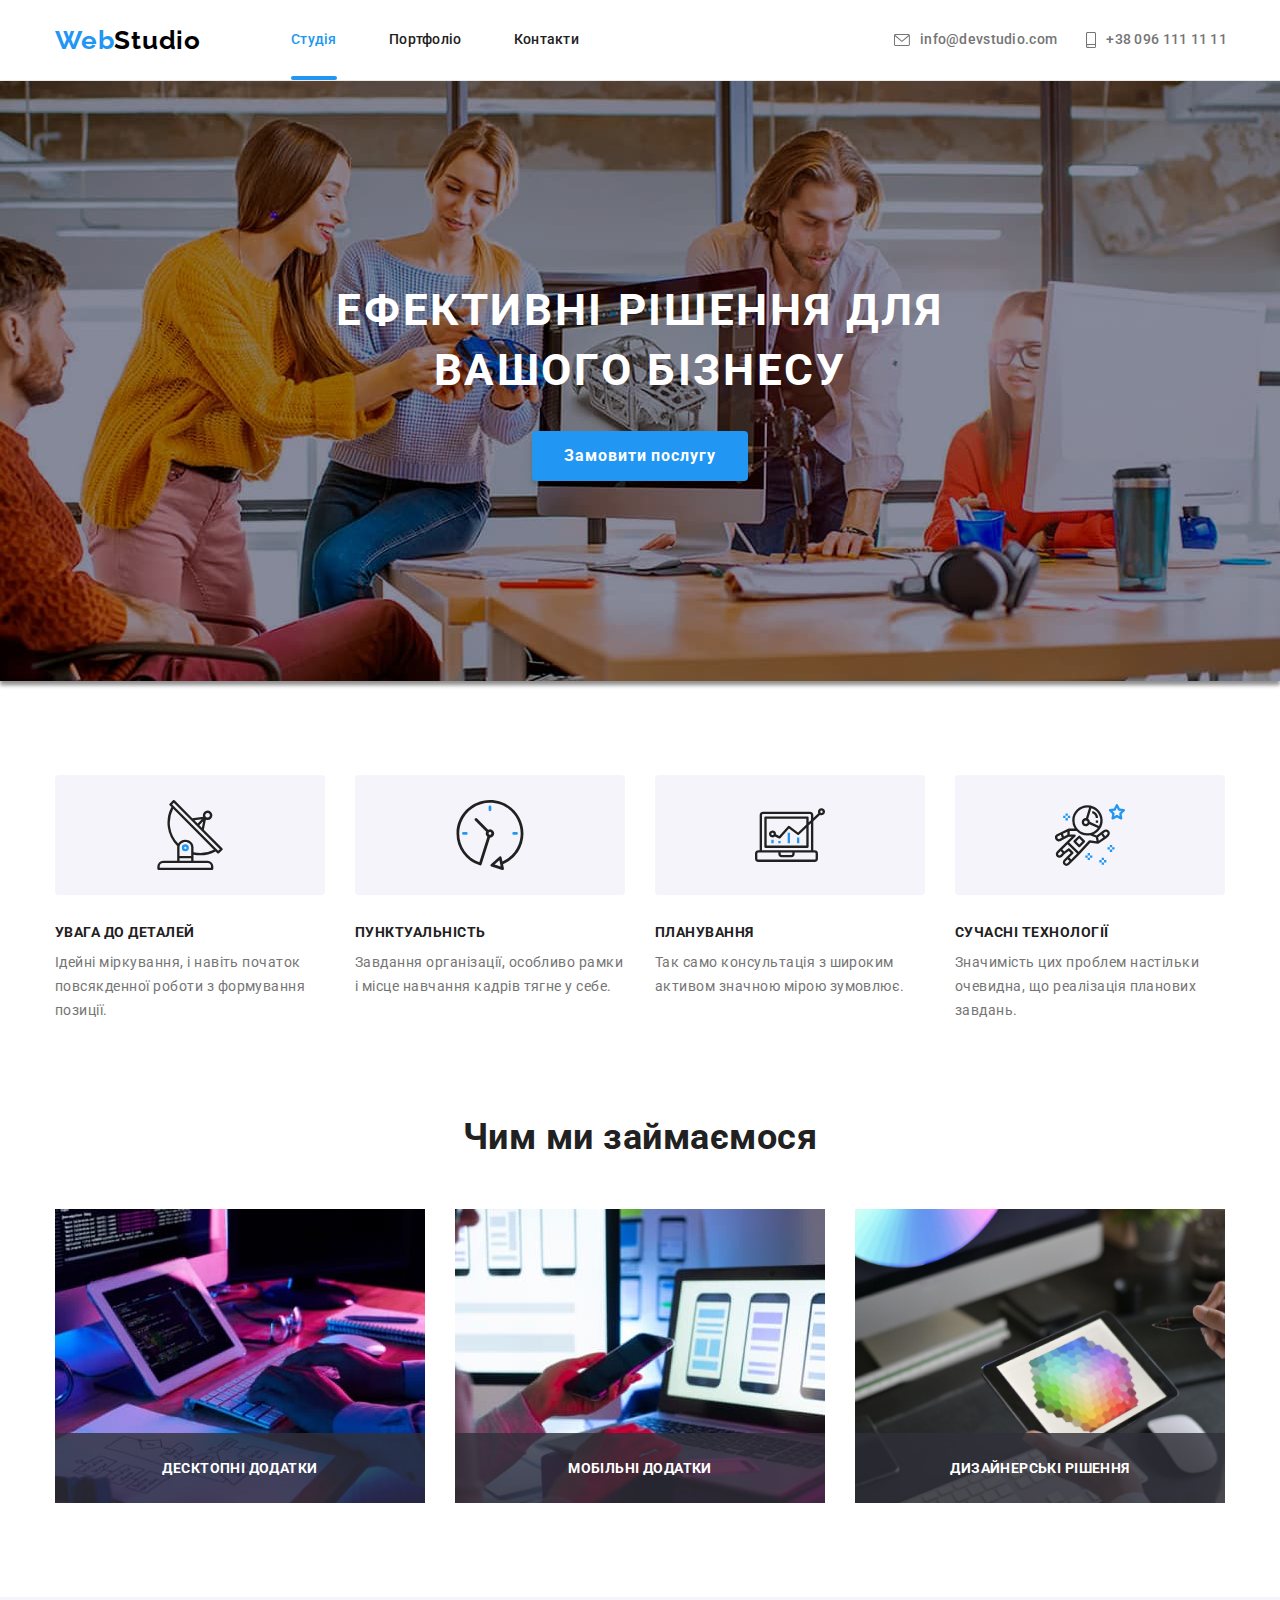
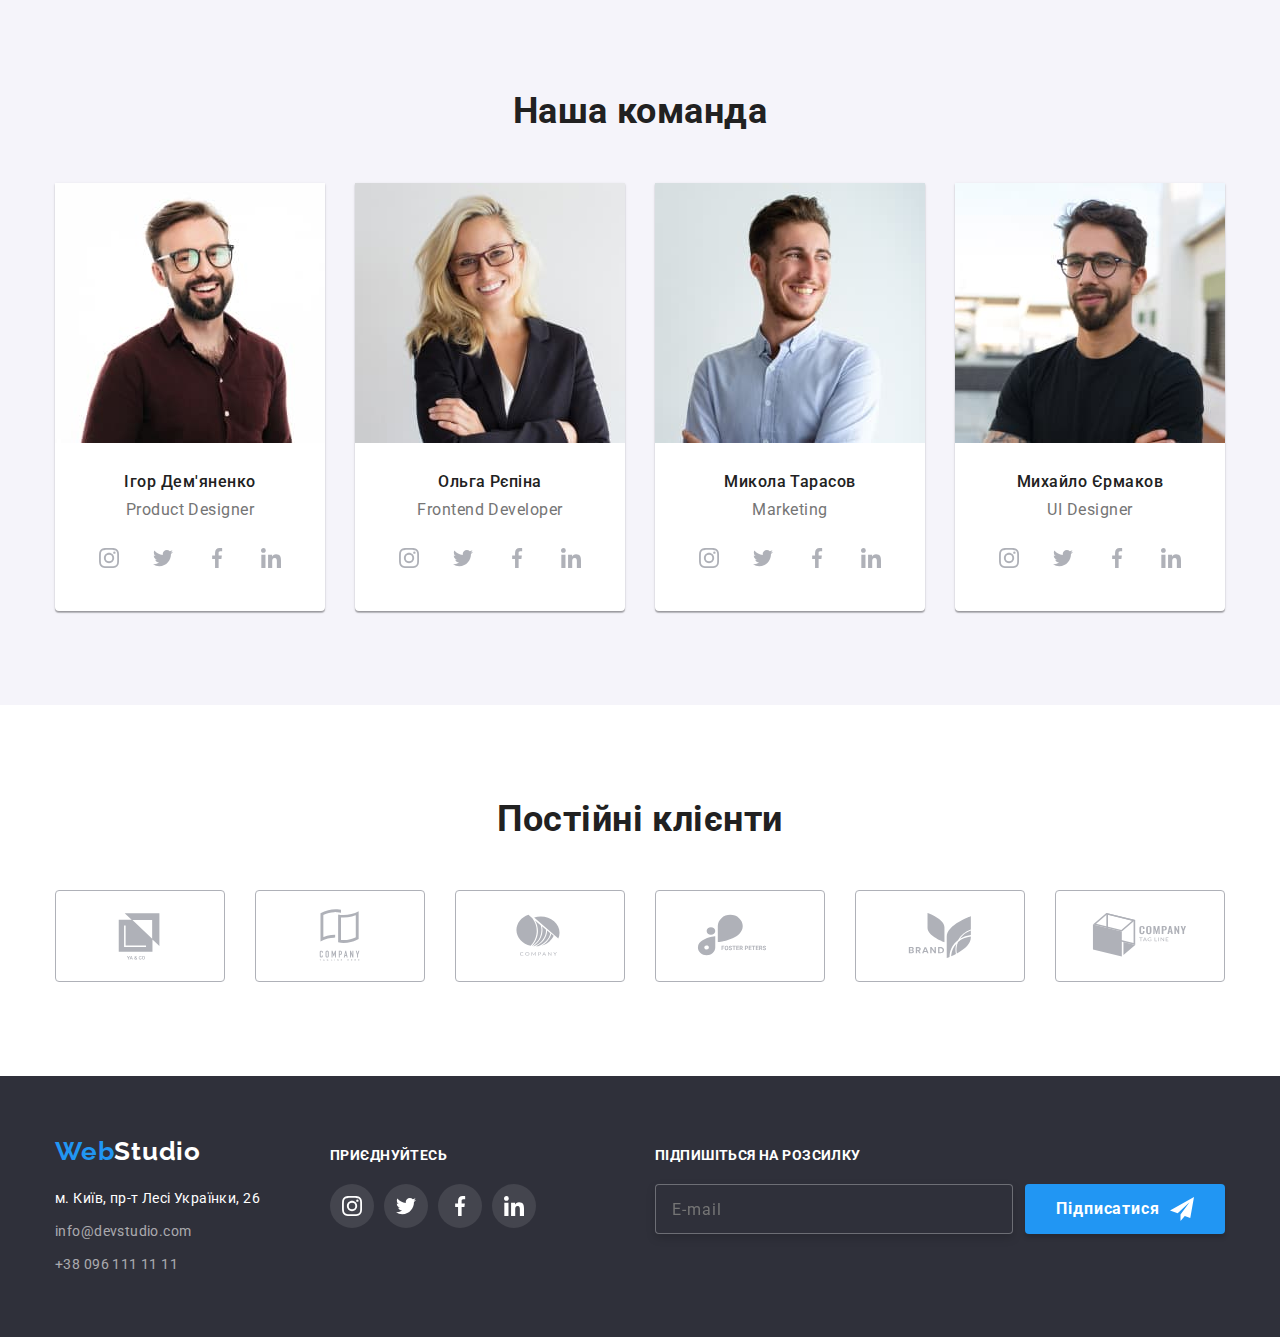
<file: index.html>
<!DOCTYPE html>
<html lang="uk">
  <head>
    <meta charset="UTF-8" />
    <meta http-equiv="X-UA-Compatible" content="IE=edge" />
    <meta name="viewport" content="width=device-width, initial-scale=1.0" />
    <title>WebStudio</title>
    <link
      href="https://fonts.googleapis.com/css2?family=Raleway:wght@700&family=Roboto:wght@400;500;700;900&display=swap"
      rel="stylesheet"
    />
    <link
      rel="stylesheet"
      href="https://cdnjs.cloudflare.com/ajax/libs/modern-normalize/1.1.0/modern-normalize.min.css"
    />
    <link rel="stylesheet" href="./css/main.min.css" />
  </head>
  <body>
    <header class="header">
      <div class="container container-header">
        <a href="./index.html" class="logo"><span class="logo--color">Web</span>Studio</a>
        <button
          type="button"
          class="button-menu"
          aria-expanded="false"
          aria-controls="menu-container"
          data-menu-button
        >
          <svg
            width="40px"
            height="40px"
            aria-label="Перемикач мобільного меню"
            class="button-menu__icon"
          >
            <use href="./images/iconc.svg#icon-close-mob" class="icon-cross"></use>
            <use href="./images/iconc.svg#icon-menu-mob" class="icon-menu"></use>
          </svg>
        </button>
        <div class="menu-container" id="menu-container" data-menu>
          <nav class="navigation">
            <ul class="navigation__list list--style">
              <li>
                <a href="./index.html" class="navigation__link navigation__link--current">Студія</a>
              </li>
              <li><a href="./portfolio.html" class="navigation__link">Портфоліо</a></li>
              <li><a href="./contacts.html" class="navigation__link">Контакти</a></li>
            </ul>
          </nav>
          <ul class="contacts-list list--style">
            <li class="contacts-list__item">
              <a href="tel:+380961111111" class="contacts-list__link contacts-list__link--tel">
                <svg
                  class="contacts-list__icon contacts-list__icon--tel"
                  width="10px"
                  height="16px"
                >
                  <use href="./images/iconc.svg#icon-smartphone"></use>
                </svg>
                +38 096 111 11 11</a
              >
            </li>
            <li class="contacts-list__item">
              <a
                href="mailto:info@devstudio.com"
                class="contacts-list__link contacts-list__link--mail"
                ><svg
                  class="contacts-list__icon contacts-list__icon--mail"
                  width="16px"
                  height="12px"
                >
                  <use href="./images/iconc.svg#icon-envelope"></use>
                </svg>
                info@devstudio.com
              </a>
            </li>
          </ul>
          <ul class="mobile-socialmedia list--style">
            <li class="mobile-socialmedia__item">
              <a
                href="https://www.instagram.com/"
                class="mobile-socialmedia__link"
                target="_blank"
                rel="noopener noreferrer"
                >Instagram
              </a>
            </li>
            <li class="mobile-socialmedia__item mobile-socialmedia__item--line">
              <a
                href="https://twitter.com/"
                class="mobile-socialmedia__link"
                target="_blank"
                rel="noopener noreferrer"
                >Twitter
              </a>
            </li>
            <li class="mobile-socialmedia__item mobile-socialmedia__item--line">
              <a
                href="https://www.facebook.com/"
                class="mobile-socialmedia__link"
                target="_blank"
                rel="noopener noreferrer"
                >Facebook
              </a>
            </li>
            <li class="mobile-socialmedia__item mobile-socialmedia__item--line">
              <a
                href="https://www.linkedin.com/"
                class="mobile-socialmedia__link"
                target="_blank"
                rel="noopener noreferrer"
                >LinkedIn
              </a>
            </li>
          </ul>
        </div>
      </div>
    </header>
    <main>
      <section class="section-one section">
        <h1 class="section-one__title">Ефективні рішення для вашого бізнесу</h1>
        <button type="button" class="button-main" data-modal-open>Замовити послугу</button>
        <div class="backdrop is-hidden" data-modal>
          <div class="modal">
            <button type="button" class="button-close" data-modal-close>
              <svg class="button-close__icon" width="11px" height="11px">
                <use href="./images/iconc.svg#icon-close"></use>
              </svg>
            </button>
            <p class="modal__text">Залиште свої дані, ми вам передзвонимо</p>
            <form class="form">
              <label class="form__field">
                <span class="form__label">Ім'я</span>
                <input type="text" name="name" class="form__input" />
                <svg class="form__icon" width="18px" height="18px">
                  <use href="./images/iconc.svg#icon-person-black"></use>
                </svg>
              </label>
              <label class="form__field">
                <span class="form__label">Телефон</span>
                <input type="tel" name="phone" class="form__input" />
                <svg class="form__icon" width="18px" height="18px">
                  <use href="./images/iconc.svg#icon-phone-black"></use>
                </svg>
              </label>
              <label class="form__field">
                <span class="form__label">Пошта</span>
                <input type="email" name="mail" class="form__input" />
                <svg class="form__icon" width="18px" height="18px">
                  <use href="./images/iconc.svg#icon-email-black"></use>
                </svg>
              </label>
              <label class="form__field">
                <span class="form__label">Коментар</span>
                <textarea
                  name="comment"
                  placeholder="Введіть текст"
                  class="form__textarea"
                ></textarea>
              </label>
              <label class="form__checkbox checkbox">
                <input type="checkbox" name="accept" class="visually-hidden checkbox__input" />
                <svg class="checkbox__icon" width="16px" height="15px">
                  <use href="./images/iconc.svg#icon-icon-check"></use>
                </svg>
                <span class="checkbox__text"
                  >Погоджуюся з розсилкою та приймаю
                  <a href="" class="checkbox__link">Умови договору</a></span
                >
              </label>
              <button type="submit" class="button-send">Відправити</button>
            </form>
          </div>
        </div>
      </section>

      <section class="section-two section">
        <div class="container feature">
          <h2 class="visually-hidden">Особливості студії</h2>
          <ul class="feature__list list--style">
            <li class="feature__item item--style">
              <div class="feature__icon">
                <svg width="70px" height="70px">
                  <use href="./images/iconc.svg#icon-antenna"></use>
                </svg>
              </div>
              <h3 class="feature__subtitle">Увага до деталей</h3>
              <p class="feature__text text--style">
                Ідейні міркування, і навіть початок повсякденної роботи з формування позиції.
              </p>
            </li>
            <li class="feature__item item--style">
              <div class="feature__icon">
                <svg width="70px" height="70px">
                  <use href="./images/iconc.svg#icon-clock"></use>
                </svg>
              </div>
              <h3 class="feature__subtitle">Пунктуальність</h3>
              <p class="feature__text text--style">
                Завдання організації, особливо рамки і місце навчання кадрів тягне у себе.
              </p>
            </li>
            <li class="feature__item item--style">
              <div class="feature__icon">
                <svg width="70px" height="70px">
                  <use href="./images/iconc.svg#icon-diagram"></use>
                </svg>
              </div>
              <h3 class="feature__subtitle">Планування</h3>
              <p class="feature__text text--style">
                Так само консультація з широким активом значною мірою зумовлює.
              </p>
            </li>
            <li class="feature__item item--style">
              <div class="feature__icon">
                <svg width="70px" height="70px">
                  <use href="./images/iconc.svg#icon-astronaut"></use>
                </svg>
              </div>
              <h3 class="feature__subtitle">Сучасні технології</h3>
              <p class="feature__text text--style">
                Значимість цих проблем настільки очевидна, що реалізація планових завдань.
              </p>
            </li>
          </ul>
        </div>
      </section>

      <section class="section section-three">
        <div class="container work">
          <h2 class="work__title">Чим ми займаємося</h2>
          <ul class="work__list list--style">
            <li class="work__item item--style">
              <div class="work__card">
                <img
                  srcset="./images/work-one@1x.jpg 1x, ./images/work-one@2x.jpg 2x"
                  src="./images/work-one@1x.jpg"
                  alt="Програмування"
                  width="370"
                />
                <div class="work__description"><p class="work__name">Десктопні додатки</p></div>
              </div>
            </li>
            <li class="work__item item--style">
              <div class="work__card">
                <img
                  srcset="./images/work-two@1x.jpg 1x, ./images/work-two@2x.jpg 2x"
                  src="./images/work-two@1x.jpg"
                  alt="Вибір макета"
                  width="370"
                />
                <div class="work__description"><p class="work__name">Мобільні додатки</p></div>
              </div>
            </li>
            <li class="work__item item--style">
              <div class="work__card">
                <img
                  srcset="./images/work-three@1x.jpg 1x, ./images/work-three@2x.jpg 2x"
                  src="./images/work-three@1x.jpg 1x"
                  alt="Вибір кольору"
                  width="370"
                />
                <div class="work__description"><p class="work__name">Дизайнерські рішення</p></div>
              </div>
            </li>
          </ul>
        </div>
      </section>

      <section class="section-four section">
        <div class="container team">
          <h2 class="team__title">Наша команда</h2>
          <ul class="team__list list--style">
            <li class="team__item item--style">
              <img
                srcset="
                  ./images/des-team-one-270@1x.jpg 270w,
                  ./images/des-team-one-270@2x.jpg 540w,
                  ./images/tab-team-one-354@1x.jpg 354w,
                  ./images/tab-team-one-354@2x.jpg 708w,
                  ./images/mob-team-one-450@1x.jpg 450w,
                  ./images/mob-team-one-450@2x.jpg 900w
                "
                src="./images/des-team-one-270@1x.jpg"
                alt="Фото співробітника"
                sizes="(min-width: 1200px) 270px, (min-width: 768px) 354px, 450px"
              />
              <div class="team__photo">
                <h3 class="team__subtitle">Ігор Дем'яненко</h3>
                <p class="team__text text--style">Product Designer</p>
              </div>
              <ul class="socialmedia list--style">
                <li class="item--style">
                  <a
                    href="https://www.instagram.com/"
                    class="socialmedia__link"
                    target="_blank"
                    rel="noopener noreferrer"
                  >
                    <svg width="20px" height="20px">
                      <use href="./images/iconc.svg#icon-instagram"></use>
                    </svg>
                  </a>
                </li>
                <li class="item--style">
                  <a
                    href="https://twitter.com/"
                    class="socialmedia__link"
                    target="_blank"
                    rel="noopener noreferrer"
                  >
                    <svg width="20px" height="20px">
                      <use href="./images/iconc.svg#icon-twitter"></use>
                    </svg>
                  </a>
                </li>
                <li class="item--style">
                  <a
                    href="https://www.facebook.com/"
                    class="socialmedia__link"
                    target="_blank"
                    rel="noopener noreferrer"
                  >
                    <svg width="20px" height="20px">
                      <use href="./images/iconc.svg#icon-facebook"></use>
                    </svg>
                  </a>
                </li>
                <li class="item--style">
                  <a
                    href="https://www.linkedin.com/"
                    class="socialmedia__link"
                    target="_blank"
                    rel="noopener noreferrer"
                  >
                    <svg width="20px" height="20px">
                      <use href="./images/iconc.svg#icon-linkedin"></use>
                    </svg>
                  </a>
                </li>
              </ul>
            </li>
            <li class="team__item item--style">
              <img
                srcset="
                  ./images/des-team-two-270@1x.jpg 270w,
                  ./images/des-team-two-270@2x.jpg 540w,
                  ./images/tab-team-two-354@1x.jpg 354w,
                  ./images/tab-team-two-354@2x.jpg 708w,
                  ./images/mob-team-two-450@1x.jpg 450w,
                  ./images/mob-team-two-450@2x.jpg 900w
                "
                src="./images/des-team-two-270@1x.jpg"
                alt="Фото співробітника"
                sizes="(min-width: 1200px) 270px, (min-width: 768px) 354px, 450px"
              />
              <div class="team__photo">
                <h3 class="team__subtitle">Ольга Рєпіна</h3>
                <p class="team__text text--style">Frontend Developer</p>
              </div>
              <ul class="socialmedia list--style">
                <li class="item--style">
                  <a
                    href="https://www.instagram.com/"
                    class="socialmedia__link"
                    target="_blank"
                    rel="noopener noreferrer"
                  >
                    <svg width="20px" height="20px">
                      <use href="./images/iconc.svg#icon-instagram"></use>
                    </svg>
                  </a>
                </li>
                <li class="item--style">
                  <a
                    href="https://twitter.com/"
                    class="socialmedia__link"
                    target="_blank"
                    rel="noopener noreferrer"
                  >
                    <svg width="20px" height="20px">
                      <use href="./images/iconc.svg#icon-twitter"></use>
                    </svg>
                  </a>
                </li>
                <li class="item--style">
                  <a
                    href="https://www.facebook.com/"
                    class="socialmedia__link"
                    target="_blank"
                    rel="noopener noreferrer"
                  >
                    <svg width="20px" height="20px">
                      <use href="./images/iconc.svg#icon-facebook"></use>
                    </svg>
                  </a>
                </li>
                <li class="item--style">
                  <a
                    href="https://www.linkedin.com/"
                    class="socialmedia__link"
                    target="_blank"
                    rel="noopener noreferrer"
                  >
                    <svg width="20px" height="20px">
                      <use href="./images/iconc.svg#icon-linkedin"></use>
                    </svg>
                  </a>
                </li>
              </ul>
            </li>
            <li class="team__item item--style">
              <img
                srcset="
                  ./images/des-team-three-270@1x.jpg 270w,
                  ./images/des-team-three-270@2x.jpg 540w,
                  ./images/tab-team-three-354@1x.jpg 354w,
                  ./images/tab-team-three-354@2x.jpg 708w,
                  ./images/mob-team-three-450@1x.jpg 450w,
                  ./images/mob-team-three-450@2x.jpg 900w
                "
                src="./images/des-team-three-270@1x.jpg"
                alt="Фото співробітника"
                sizes="(min-width: 1200px) 270px, (min-width: 768px) 354px, 450px"
              />
              <div class="team__photo">
                <h3 class="team__subtitle">Микола Тарасов</h3>
                <p class="team__text text--style">Marketing</p>
              </div>
              <ul class="socialmedia list--style">
                <li class="item--style">
                  <a
                    href="https://www.instagram.com/"
                    class="socialmedia__link"
                    target="_blank"
                    rel="noopener noreferrer"
                  >
                    <svg width="20px" height="20px">
                      <use href="./images/iconc.svg#icon-instagram"></use>
                    </svg>
                  </a>
                </li>
                <li class="item--style">
                  <a
                    href="https://twitter.com/"
                    class="socialmedia__link"
                    target="_blank"
                    rel="noopener noreferrer"
                  >
                    <svg width="20px" height="20px">
                      <use href="./images/iconc.svg#icon-twitter"></use>
                    </svg>
                  </a>
                </li>
                <li class="item--style">
                  <a
                    href="https://www.facebook.com/"
                    class="socialmedia__link"
                    target="_blank"
                    rel="noopener noreferrer"
                  >
                    <svg width="20px" height="20px">
                      <use href="./images/iconc.svg#icon-facebook"></use>
                    </svg>
                  </a>
                </li>
                <li class="item--style">
                  <a
                    href="https://www.linkedin.com/"
                    class="socialmedia__link"
                    target="_blank"
                    rel="noopener noreferrer"
                  >
                    <svg width="20px" height="20px">
                      <use href="./images/iconc.svg#icon-linkedin"></use>
                    </svg>
                  </a>
                </li>
              </ul>
            </li>
            <li class="team__item item--style">
              <img
                srcset="
                  ./images/des-team-four-270@1x.jpg 270w,
                  ./images/des-team-four-270@2x.jpg 540w,
                  ./images/tab-team-four-354@1x.jpg 354w,
                  ./images/tab-team-four-354@2x.jpg 708w,
                  ./images/mob-team-four-450@1x.jpg 450w,
                  ./images/mob-team-four-450@2x.jpg 900w
                "
                src="./images/des-team-four-270@1x.jpg"
                alt="Фото співробітника"
                sizes="(min-width: 1200px) 270px, (min-width: 768px) 354px, 450px"
              />
              <div class="team__photo">
                <h3 class="team__subtitle">Михайло Єрмаков</h3>
                <p class="team__text text--style">UI Designer</p>
              </div>
              <ul class="socialmedia list--style">
                <li class="item--style">
                  <a
                    href="https://www.instagram.com/"
                    class="socialmedia__link"
                    target="_blank"
                    rel="noopener noreferrer"
                  >
                    <svg width="20px" height="20px">
                      <use href="./images/iconc.svg#icon-instagram"></use>
                    </svg>
                  </a>
                </li>
                <li class="item--style">
                  <a
                    href="https://twitter.com/"
                    class="socialmedia__link"
                    target="_blank"
                    rel="noopener noreferrer"
                  >
                    <svg width="20px" height="20px">
                      <use href="./images/iconc.svg#icon-twitter"></use>
                    </svg>
                  </a>
                </li>
                <li class="item--style">
                  <a
                    href="https://www.facebook.com/"
                    class="socialmedia__link"
                    target="_blank"
                    rel="noopener noreferrer"
                  >
                    <svg width="20px" height="20px">
                      <use href="./images/iconc.svg#icon-facebook"></use>
                    </svg>
                  </a>
                </li>
                <li class="item--style">
                  <a
                    href="https://www.linkedin.com/"
                    class="socialmedia__link"
                    target="_blank"
                    rel="noopener noreferrer"
                  >
                    <svg width="20px" height="20px">
                      <use href="./images/iconc.svg#icon-linkedin"></use>
                    </svg>
                  </a>
                </li>
              </ul>
            </li>
          </ul>
        </div>
      </section>

      <section class="section-five section">
        <div class="container clients">
          <h2 class="clients__title">Постійні клієнти</h2>
          <ul class="clients__list list--style">
            <li class="clients__item item--style">
              <a href="" class="clients__link" target="_blank" rel="noopener noreferrer">
                <svg width="106px" height="60px">
                  <use href="./images/iconc.svg#icon-client1"></use>
                </svg>
              </a>
            </li>
            <li class="clients__item item--style">
              <a href="" class="clients__link" target="_blank" rel="noopener noreferrer">
                <svg width="106px" height="60px">
                  <use href="./images/iconc.svg#icon-client2"></use>
                </svg>
              </a>
            </li>
            <li class="clients__item item--style">
              <a href="" class="clients__link" target="_blank" rel="noopener noreferrer">
                <svg width="106px" height="60px">
                  <use href="./images/iconc.svg#icon-client3"></use>
                </svg>
              </a>
            </li>
            <li class="clients__item item--style">
              <a href="" class="clients__link" target="_blank" rel="noopener noreferrer">
                <svg width="106px" height="60px">
                  <use href="./images/iconc.svg#icon-client4"></use>
                </svg>
              </a>
            </li>
            <li class="clients__item item--style">
              <a href="" class="clients__link" target="_blank" rel="noopener noreferrer">
                <svg width="106px" height="60px">
                  <use href="./images/iconc.svg#icon-client5"></use>
                </svg>
              </a>
            </li>
            <li class="clients__item item--style">
              <a href="" class="clients__link" target="_blank" rel="noopener noreferrer">
                <svg width="106px" height="60px">
                  <use href="./images/iconc.svg#icon-client6"></use>
                </svg>
              </a>
            </li>
          </ul>
        </div>
      </section>
    </main>

    <footer class="footer">
      <div class="container container-footer">
        <div class="logo-address">
          <a href="./index.html" class="logo-footer"><span class="logo--color">Web</span>Studio</a>
          <address class="address">
            <ul class="address__list list--style">
              <li class="address__item item--style">
                <a
                  href="https://goo.gl/maps/CPtrU1FHBa2aNyZL9"
                  target="_blank"
                  rel="noopener noreferrer"
                  class="address__geolocation"
                  >м. Київ, пр-т Лесі Українки, 26
                </a>
              </li>
              <li class="address__item address__item--position item--style">
                <a href="mailto:info@devstudio.com" class="address__mail">info@devstudio.com</a>
              </li>
              <li class="address__item item--style">
                <a href="tel:+380961111111" class="address__tel">+38 096 111 11 11</a>
              </li>
            </ul>
          </address>
        </div>
        <div class="join">
          <p class="join__text">приєднуйтесь</p>
          <ul class="join__socialmedia list--style">
            <li class="item--style">
              <a
                href="https://www.instagram.com/"
                class="join__link"
                target="_blank"
                rel="noopener noreferrer"
              >
                <svg width="20px" height="20px">
                  <use href="./images/iconc.svg#icon-instagram"></use>
                </svg>
              </a>
            </li>
            <li class="item--style">
              <a
                href="https://twitter.com/"
                class="join__link"
                target="_blank"
                rel="noopener noreferrer"
              >
                <svg width="20px" height="20px">
                  <use href="./images/iconc.svg#icon-twitter"></use>
                </svg>
              </a>
            </li>
            <li class="item--style">
              <a
                href="https://www.facebook.com/"
                class="join__link"
                target="_blank"
                rel="noopener noreferrer"
              >
                <svg width="20px" height="20px">
                  <use href="./images/iconc.svg#icon-facebook"></use>
                </svg>
              </a>
            </li>
            <li class="item--style">
              <a
                href="https://www.linkedin.com/"
                class="join__link"
                target="_blank"
                rel="noopener noreferrer"
              >
                <svg width="20px" height="20px">
                  <use href="./images/iconc.svg#icon-linkedin"></use>
                </svg>
              </a>
            </li>
          </ul>
        </div>
        <div class="subscribe">
          <p class="subscribe__text">Підпишіться на розсилку</p>
          <form class="form-footer">
            <label>
              <input
                type="text"
                name="mail-footer"
                placeholder="E-mail"
                class="form-footer__input"
              />
            </label>
            <button type="submit" class="button-footer">
              <span class="button-footer__text">Підписатися</span>
              <svg width="24px" height="24px">
                <use href="./images/iconc.svg#icon-icon-send"></use>
              </svg>
            </button>
          </form>
        </div>
      </div>
    </footer>
    <script defer src="js/mobile-menu.js"></script>
    <script src="./js/modal.js"></script>
  </body>
</html>
</file>
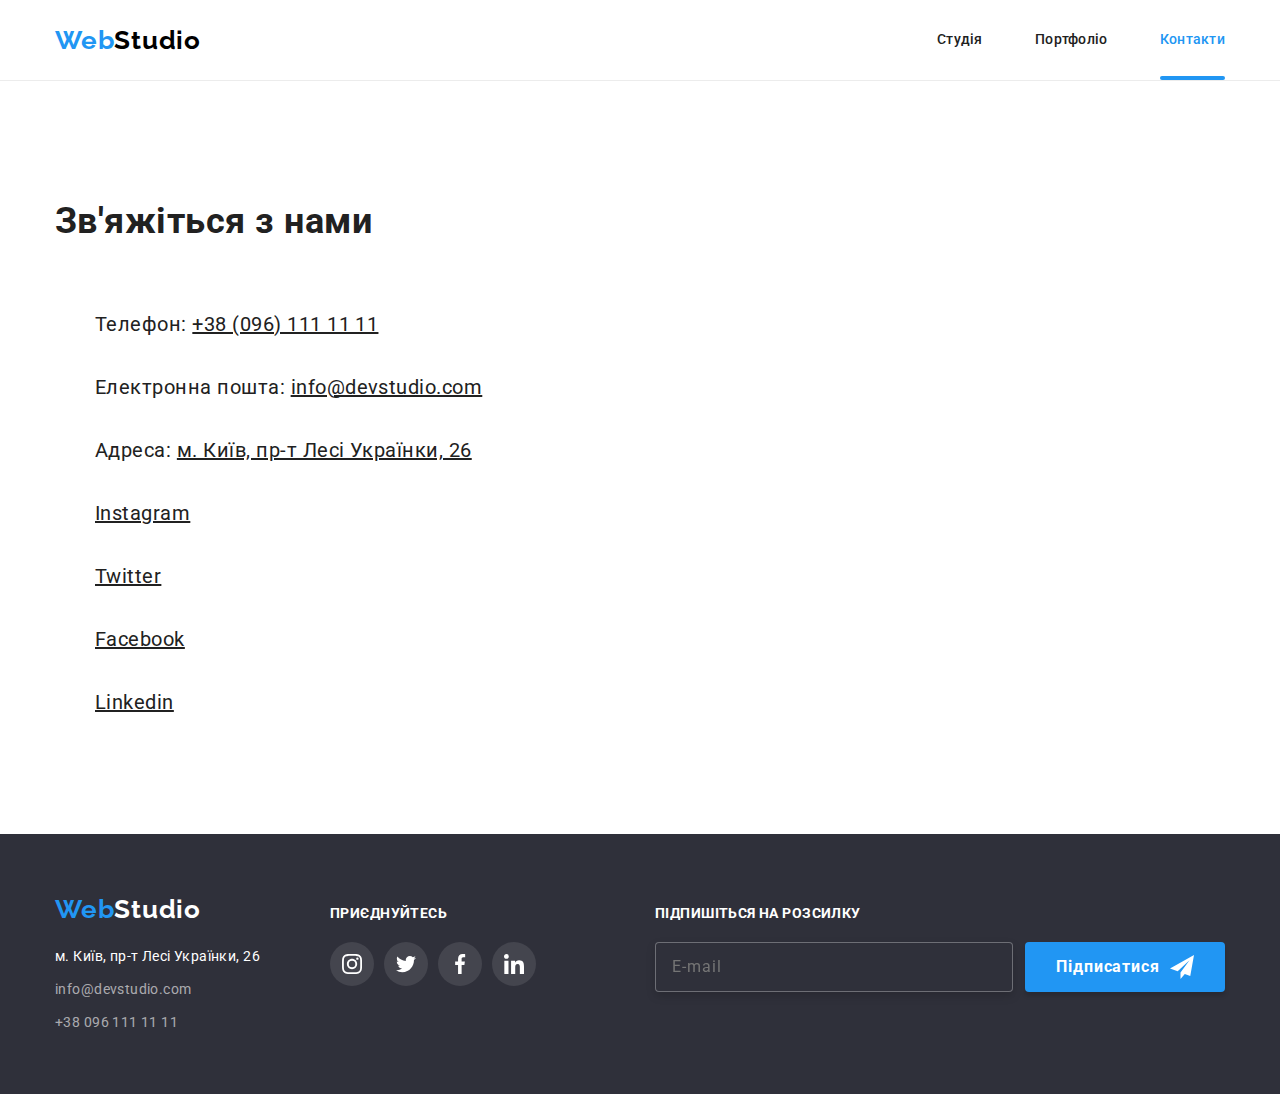
<file: contacts.html>
<!DOCTYPE html>
<html lang="uk">
  <head>
    <meta charset="UTF-8" />
    <meta http-equiv="X-UA-Compatible" content="IE=edge" />
    <meta name="viewport" content="width=device-width, initial-scale=1.0" />
    <title>WebStudio</title>
    <link
      href="https://fonts.googleapis.com/css2?family=Raleway:wght@700&family=Roboto:wght@400;500;700;900&display=swap"
      rel="stylesheet"
    />
    <link
      rel="stylesheet"
      href="https://cdnjs.cloudflare.com/ajax/libs/modern-normalize/1.1.0/modern-normalize.min.css"
    />
    <link rel="stylesheet" href="./css/main.min.css" />
  </head>
  <body>
    <header class="header">
      <div class="container container-header contacts-header">
        <a href="./index.html" class="logo"><span class="logo--color">Web</span>Studio</a>
        <button
          type="button"
          class="button-menu"
          aria-expanded="false"
          aria-controls="menu-container"
          data-menu-button
        >
          <svg
            width="40px"
            height="40px"
            aria-label="Перемикач мобільного меню"
            class="button-menu__icon"
          >
            <use href="./images/iconc.svg#icon-close-mob" class="icon-cross"></use>
            <use href="./images/iconc.svg#icon-menu-mob" class="icon-menu"></use>
          </svg>
        </button>
        <div class="menu-container" id="menu-container" data-menu>
          <nav class="navigation">
            <ul class="navigation__list list--style">
              <li>
                <a href="./index.html" class="navigation__link">Студія</a>
              </li>
              <li><a href="./portfolio.html" class="navigation__link">Портфоліо</a></li>
              <li>
                <a href="./contacts.html" class="navigation__link navigation__link--current"
                  >Контакти</a
                >
              </li>
            </ul>
          </nav>
        </div>
      </div>
    </header>
    <main>
      <section class="section-contacts">
        <div class="container contacts">
          <h2 class="contacts__title">Зв'яжіться з нами</h2>
          <ul class="contacts__list">
            <li class="contacts__item">
              <span>Телефон: </span
              ><a href="tel:+380961111111" class="contacts__item--link"> +38 (096) 111 11 11</a>
            </li>
            <li class="contacts__item">
              <span>Електронна пошта: </span
              ><a href="mailto:info@devstudio.com" class="contacts__item--link">
                info@devstudio.com
              </a>
            </li>
            <li class="contacts__item">
              <span>Адреса: </span
              ><a
                href="https://goo.gl/maps/CPtrU1FHBa2aNyZL9"
                target="_blank"
                rel="noopener noreferrer"
                class="contacts__item--link"
                >м. Київ, пр-т Лесі Українки, 26
              </a>
            </li>
            <li class="contacts__item">
              <a
                href="https://www.instagram.com/"
                class="contacts__item--link"
                target="_blank"
                rel="noopener noreferrer"
              >
                <span>Instagram</span>
              </a>
            </li>
            <li class="contacts__item">
              <a
                href="https://twitter.com/"
                class="contacts__item--link"
                target="_blank"
                rel="noopener noreferrer"
              >
                <span>Twitter</span>
              </a>
            </li>
            <li class="contacts__item">
              <a
                href="https://www.facebook.com/"
                class="contacts__item--link"
                target="_blank"
                rel="noopener noreferrer"
              >
                <span>Facebook</span>
              </a>
            </li>
            <li class="contacts__item">
              <a
                href="https://www.linkedin.com/"
                class="contacts__item--link"
                target="_blank"
                rel="noopener noreferrer"
              >
                <span>Linkedin</span>
              </a>
            </li>
          </ul>
        </div>
      </section>
    </main>

    <footer class="footer">
      <div class="container container-footer">
        <div class="logo-address">
          <a href="./index.html" class="logo-footer"><span class="logo--color">Web</span>Studio</a>
          <address class="address">
            <ul class="address__list list--style">
              <li class="address__item item--style">
                <a
                  href="https://goo.gl/maps/CPtrU1FHBa2aNyZL9"
                  target="_blank"
                  rel="noopener noreferrer"
                  class="address__geolocation"
                  >м. Київ, пр-т Лесі Українки, 26
                </a>
              </li>
              <li class="address__item address__item--position item--style">
                <a href="mailto:info@devstudio.com" class="address__mail">info@devstudio.com</a>
              </li>
              <li class="address__item item--style">
                <a href="tel:+380961111111" class="address__tel">+38 096 111 11 11</a>
              </li>
            </ul>
          </address>
        </div>
        <div class="join">
          <p class="join__text">приєднуйтесь</p>
          <ul class="join__socialmedia list--style">
            <li class="item--style">
              <a
                href="https://www.instagram.com/"
                class="join__link"
                target="_blank"
                rel="noopener noreferrer"
              >
                <svg width="20px" height="20px">
                  <use href="./images/iconc.svg#icon-instagram"></use>
                </svg>
              </a>
            </li>
            <li class="item--style">
              <a
                href="https://twitter.com/"
                class="join__link"
                target="_blank"
                rel="noopener noreferrer"
              >
                <svg width="20px" height="20px">
                  <use href="./images/iconc.svg#icon-twitter"></use>
                </svg>
              </a>
            </li>
            <li class="item--style">
              <a
                href="https://www.facebook.com/"
                class="join__link"
                target="_blank"
                rel="noopener noreferrer"
              >
                <svg width="20px" height="20px">
                  <use href="./images/iconc.svg#icon-facebook"></use>
                </svg>
              </a>
            </li>
            <li class="item--style">
              <a
                href="https://www.linkedin.com/"
                class="join__link"
                target="_blank"
                rel="noopener noreferrer"
              >
                <svg width="20px" height="20px">
                  <use href="./images/iconc.svg#icon-linkedin"></use>
                </svg>
              </a>
            </li>
          </ul>
        </div>
        <div class="subscribe">
          <p class="subscribe__text">Підпишіться на розсилку</p>
          <form class="form-footer">
            <label>
              <input
                type="text"
                name="mail-footer"
                placeholder="E-mail"
                class="form-footer__input"
              />
            </label>
            <button type="submit" class="button-footer">
              <span class="button-footer__text">Підписатися</span>
              <svg width="24px" height="24px">
                <use href="./images/iconc.svg#icon-icon-send"></use>
              </svg>
            </button>
          </form>
        </div>
      </div>
    </footer>
    <script defer src="js/mobile-menu.js"></script>
    <script src="./js/modal.js"></script>
  </body>
</html>
</file>
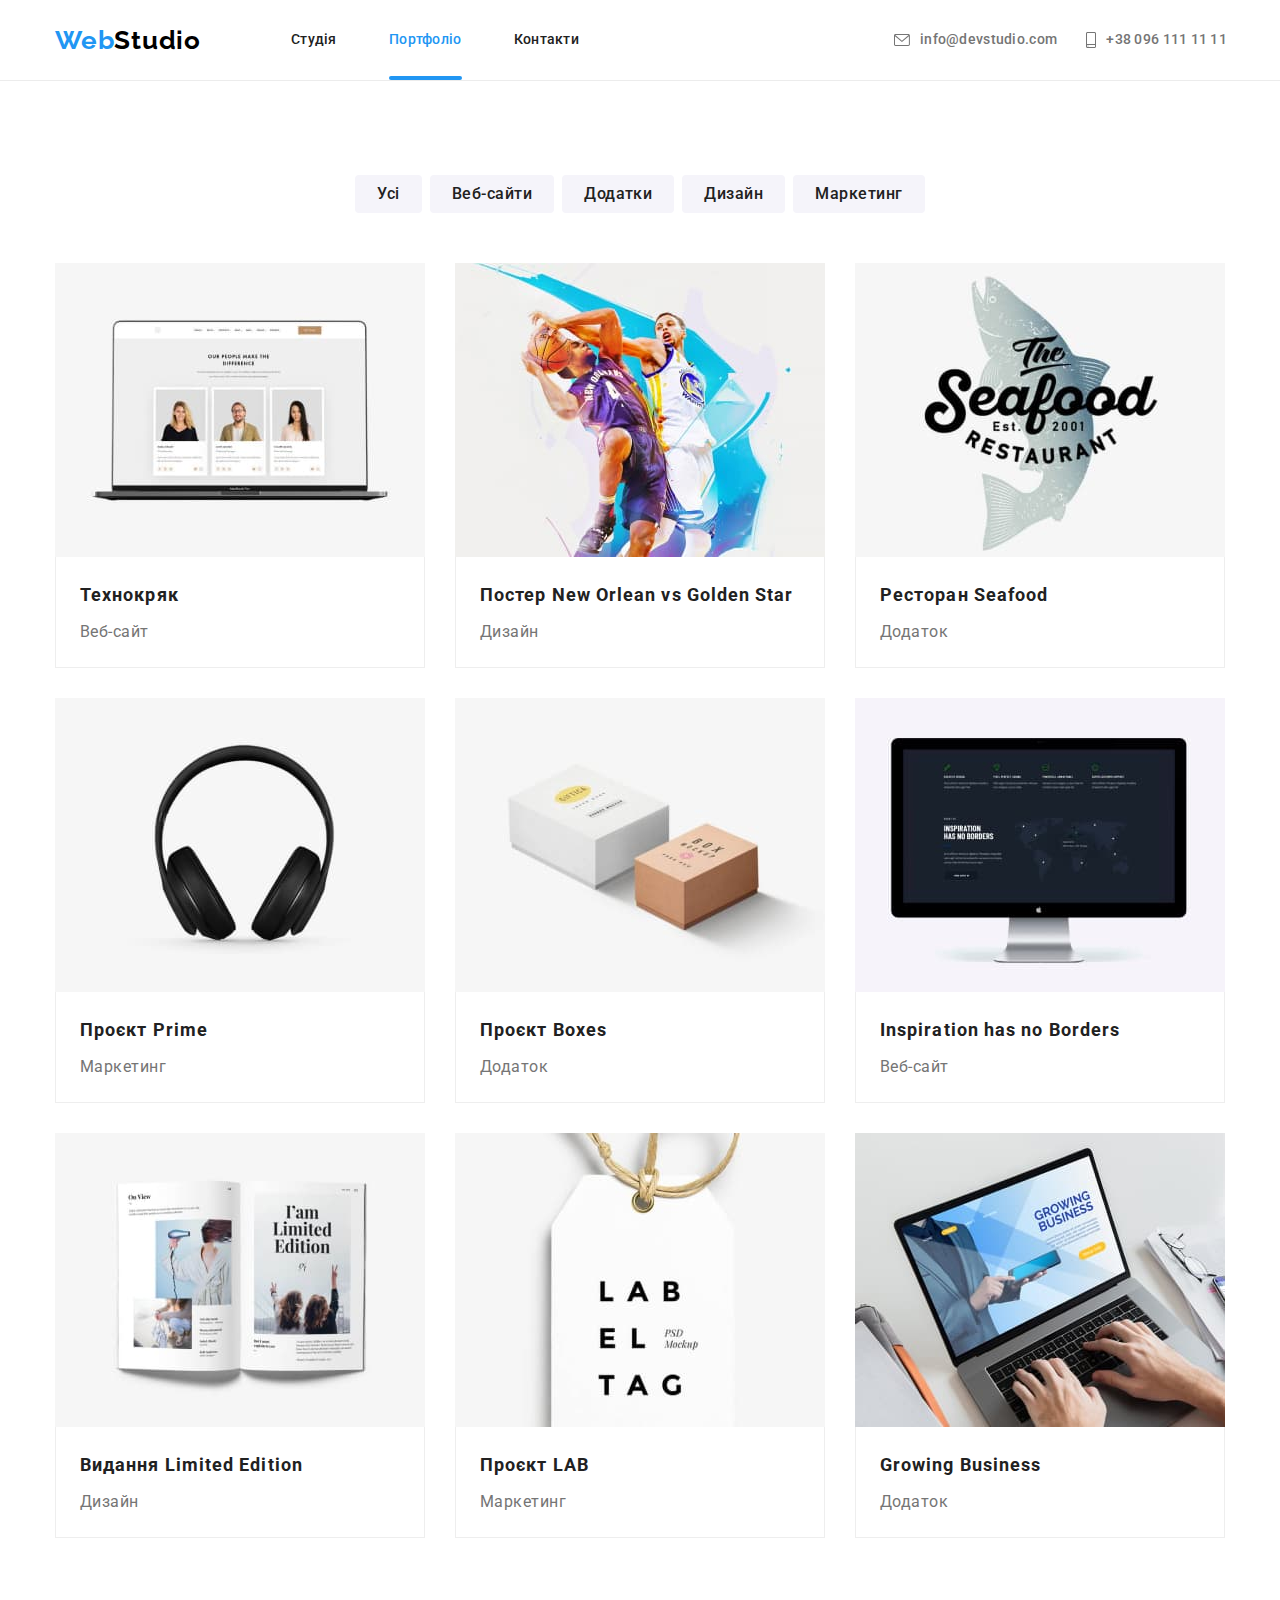
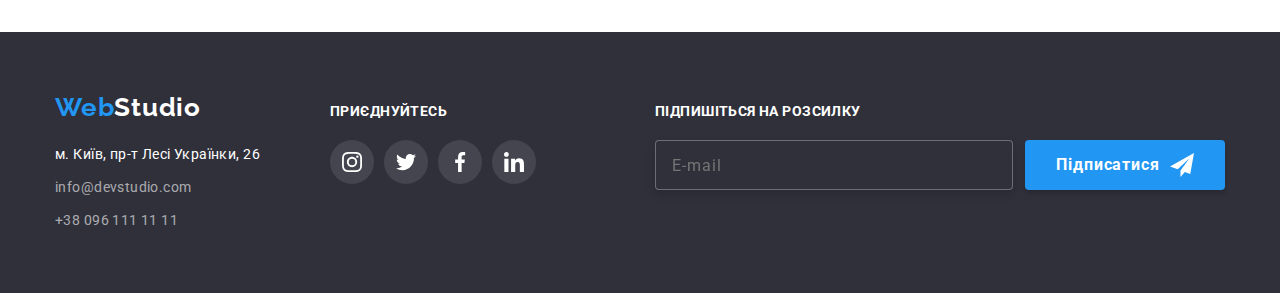
<file: portfolio.html>
<!DOCTYPE html>
<html lang="uk">
  <head>
    <meta charset="UTF-8" />
    <meta http-equiv="X-UA-Compatible" content="IE=edge" />
    <meta name="viewport" content="width=device-width, initial-scale=1.0" />
    <title>WebStudio</title>
    <link
      href="https://fonts.googleapis.com/css2?family=Raleway:wght@700&family=Roboto:wght@400;500;700;900&display=swap"
      rel="stylesheet"
    />
    <link
      rel="stylesheet"
      href="https://cdnjs.cloudflare.com/ajax/libs/modern-normalize/1.1.0/modern-normalize.min.css"
    />
    <link rel="stylesheet" href="./css/main.min.css" />
  </head>
  <body>
    <header class="header">
      <div class="container container-header">
        <a href="./index.html" class="logo"><span class="logo--color">Web</span>Studio</a>
        <button
          type="button"
          class="button-menu"
          aria-expanded="false"
          aria-controls="menu-container"
          data-menu-button
        >
          <svg
            width="40px"
            height="40px"
            aria-label="Перемикач мобільного меню"
            class="button-menu__icon"
          >
            <use href="./images/iconc.svg#icon-close-mob" class="icon-cross"></use>
            <use href="./images/iconc.svg#icon-menu-mob" class="icon-menu"></use>
          </svg>
        </button>
        <div class="menu-container" id="menu-container" data-menu>
          <nav class="navigation">
            <ul class="navigation__list list--style">
              <li>
                <a href="./index.html" class="navigation__link">Студія</a>
              </li>
              <li>
                <a href="./portfolio.html" class="navigation__link navigation__link--current"
                  >Портфоліо</a
                >
              </li>
              <li><a href="./contacts.html" class="navigation__link">Контакти</a></li>
            </ul>
          </nav>
          <ul class="contacts-list list--style">
            <li class="contacts-list__item">
              <a href="tel:+380961111111" class="contacts-list__link contacts-list__link--tel">
                <svg
                  class="contacts-list__icon contacts-list__icon--tel"
                  width="10px"
                  height="16px"
                >
                  <use href="./images/iconc.svg#icon-smartphone"></use>
                </svg>
                +38 096 111 11 11</a
              >
            </li>
            <li class="contacts-list__item">
              <a
                href="mailto:info@devstudio.com"
                class="contacts-list__link contacts-list__link--mail"
                ><svg
                  class="contacts-list__icon contacts-list__icon--mail"
                  width="16px"
                  height="12px"
                >
                  <use href="./images/iconc.svg#icon-envelope"></use>
                </svg>
                info@devstudio.com
              </a>
            </li>
          </ul>
          <ul class="mobile-socialmedia list--style">
            <li class="mobile-socialmedia__item">
              <a
                href="https://www.instagram.com/"
                class="mobile-socialmedia__link"
                target="_blank"
                rel="noopener noreferrer"
                >Instagram
              </a>
            </li>
            <li class="mobile-socialmedia__item mobile-socialmedia__item--line">
              <a
                href="https://twitter.com/"
                class="mobile-socialmedia__link"
                target="_blank"
                rel="noopener noreferrer"
                >Twitter
              </a>
            </li>
            <li class="mobile-socialmedia__item mobile-socialmedia__item--line">
              <a
                href="https://www.facebook.com/"
                class="mobile-socialmedia__link"
                target="_blank"
                rel="noopener noreferrer"
                >Facebook
              </a>
            </li>
            <li class="mobile-socialmedia__item mobile-socialmedia__item--line">
              <a
                href="https://www.linkedin.com/"
                class="mobile-socialmedia__link"
                target="_blank"
                rel="noopener noreferrer"
                >LinkedIn
              </a>
            </li>
          </ul>
        </div>
      </div>
    </header>

    <main>
      <section class="section section-portfolio">
        <div class="container portfolio">
          <h1 class="visually-hidden">Проекти вебстудії</h1>
          <ul class="portfolio__filter list--style">
            <li class="portfolio__button item--style">
              <button type="button" class="button-filter" data-category="all">Усі</button>
            </li>
            <li class="portfolio__button item--style">
              <button type="button" class="button-filter" data-category="website">Веб-сайти</button>
            </li>
            <li class="portfolio__button item--style">
              <button type="button" class="button-filter" data-category="app">Додатки</button>
            </li>
            <li class="portfolio__button item--style">
              <button type="button" class="button-filter" data-category="design">Дизайн</button>
            </li>
            <li class="portfolio__button item--style">
              <button type="button" class="button-filter" data-category="marketing">
                Маркетинг
              </button>
            </li>
          </ul>
          <ul class="portfolio__list list--style">
            <li class="item--style portfolio__item portfolio__item-height" data-category="website">
              <a href="" class="potrfolio__link">
                <div class="portfolio__image">
                  <img
                    srcset="
                      ./images/tab-website-one-354@1x.jpg 354w,
                      ./images/tab-website-one-354@2x.jpg 708w,
                      ./images/des-website-one-370@1x.jpg 370w,
                      ./images/des-website-one-370@2x.jpg 740w,
                      ./images/mob-website-one-450@1x.jpg 450w,
                      ./images/mob-website-one-450@2x.jpg 900w
                    "
                    src="./images/tab-website-one-354@1x.jpg"
                    alt="Веб-сайт Технокряк"
                    sizes="(min-width: 1200px) 370px, (min-width: 768px) 354px, 450px"
                  />
                  <div class="card-description">
                    <p class="card-description__text">
                      Ресурс пропонує комплексні пропозиції з різним рівнем функціоналу та сервісів.
                      Все це дозволить відвідувачу отримати вичерпні відомості про компанію чи
                      приватну особу.
                    </p>
                  </div>
                </div>
                <div class="portfolio__description">
                  <h2 class="portfolio__subtitle">Технокряк</h2>
                  <p class="portfolio__text">Веб-сайт</p>
                </div></a
              >
            </li>
            <li class="item--style portfolio__item" data-category="design">
              <a href="" class="potrfolio__link">
                <div class="portfolio__image">
                  <img
                    srcset="
                      ./images/tab-design-one-354@1x.jpg 354w,
                      ./images/tab-design-one-354@2x.jpg 708w,
                      ./images/des-design-one-370@1x.jpg 370w,
                      ./images/des-design-one-370@2x.jpg 740w,
                      ./images/mob-design-one-450@1x.jpg 450w,
                      ./images/mob-design-one-450@2x.jpg 900w
                    "
                    src="./images/tab-design-one-354@1x.jpg"
                    alt="Дизайн Постер New Orlean vs Golden Star"
                    sizes="(min-width: 1200px) 370px, (min-width: 768px) 354px, 450px"
                  />
                  <div class="card-description">
                    <p class="card-description__text">
                      Lorem ipsum dolor sit amet consectetur adipisicing elit. Harum, quos? Illum
                      officia facere voluptas dolores quas nostrum numquam pariatur accusamus nemo
                      possimus. Inventore, dolor voluptatem.
                    </p>
                  </div>
                </div>
                <div class="portfolio__description">
                  <h2 class="portfolio__subtitle">Постер New Orlean vs Golden Star</h2>
                  <p class="portfolio__text">Дизайн</p>
                </div></a
              >
            </li>
            <li class="item--style portfolio__item" data-category="app">
              <a href="" class="potrfolio__link">
                <div class="portfolio__image">
                  <img
                    srcset="
                      ./images/tab-app-one-354@1x.jpg 354w,
                      ./images/tab-app-one-354@2x.jpg 708w,
                      ./images/des-app-one-370@1x.jpg 370w,
                      ./images/des-app-one-370@2x.jpg 740w,
                      ./images/mob-app-one-450@1x.jpg 450w,
                      ./images/mob-app-one-450@2x.jpg 900w
                    "
                    src="./images/tab-app-one-354@1x.jpg"
                    alt="Додаток Ресторан Seafood"
                    sizes="(min-width: 1200px) 370px, (min-width: 768px) 354px, 450px"
                  />
                  <div class="card-description">
                    <p class="card-description__text">
                      Lorem ipsum dolor sit amet consectetur adipisicing elit. Harum, quos? Illum
                      officia facere voluptas dolores quas nostrum numquam pariatur accusamus nemo
                      possimus. Inventore, dolor voluptatem.
                    </p>
                  </div>
                </div>
                <div class="portfolio__description">
                  <h2 class="portfolio__subtitle">Ресторан Seafood</h2>
                  <p class="portfolio__text">Додаток</p>
                </div></a
              >
            </li>
            <li class="item--style portfolio__item" data-category="marketing">
              <a href="" class="potrfolio__link">
                <div class="portfolio__image">
                  <img
                    srcset="
                      ./images/tab-marketing-one-354@1x.jpg 354w,
                      ./images/tab-marketing-one-354@2x.jpg 708w,
                      ./images/des-marketing-one-370@1x.jpg 370w,
                      ./images/des-marketing-one-370@2x.jpg 740w,
                      ./images/mob-marketing-one-450@1x.jpg 450w,
                      ./images/mob-marketing-one-450@2x.jpg 900w
                    "
                    src="./images/tab-marketing-one-354@1x.jpg"
                    alt="Маркетинг Проєкт Prime"
                    sizes="(min-width: 1200px) 370px, (min-width: 768px) 354px, 450px"
                  />
                  <div class="card-description">
                    <p class="card-description__text">
                      Lorem ipsum dolor sit amet consectetur adipisicing elit. Harum, quos? Illum
                      officia facere voluptas dolores quas nostrum numquam pariatur accusamus nemo
                      possimus. Inventore, dolor voluptatem.
                    </p>
                  </div>
                </div>
                <div class="portfolio__description">
                  <h2 class="portfolio__subtitle">Проєкт Prime</h2>
                  <p class="portfolio__text">Маркетинг</p>
                </div></a
              >
            </li>
            <li class="item--style portfolio__item" data-category="app">
              <a href="" class="potrfolio__link">
                <div class="portfolio__image">
                  <img
                    srcset="
                      ./images/tab-app-two-354@1x.jpg 354w,
                      ./images/tab-app-two-354@2x.jpg 708w,
                      ./images/des-app-two-370@1x.jpg 370w,
                      ./images/des-app-two-370@2x.jpg 740w,
                      ./images/mob-app-two-450@1x.jpg 450w,
                      ./images/mob-app-two-450@2x.jpg 900w
                    "
                    src="./images/tab-app-two-354@1x.jpg"
                    alt="Додаток Проєкт Boxes"
                    sizes="(min-width: 1200px) 370px, (min-width: 768px) 354px, 450px"
                  />
                  <div class="card-description">
                    <p class="card-description__text">
                      Lorem ipsum dolor sit amet consectetur adipisicing elit. Harum, quos? Illum
                      officia facere voluptas dolores quas nostrum numquam pariatur accusamus nemo
                      possimus. Inventore, dolor voluptatem.
                    </p>
                  </div>
                </div>
                <div class="portfolio__description">
                  <h2 class="portfolio__subtitle">Проєкт Boxes</h2>
                  <p class="portfolio__text">Додаток</p>
                </div></a
              >
            </li>
            <li class="item--style portfolio__item" data-category="website">
              <a href="" class="potrfolio__link">
                <div class="portfolio__image">
                  <img
                    srcset="
                      ./images/tab-website-two-354@1x.jpg 354w,
                      ./images/tab-website-two-354@2x.jpg 708w,
                      ./images/des-website-two-370@1x.jpg 370w,
                      ./images/des-website-two-370@2x.jpg 740w,
                      ./images/mob-website-two-450@1x.jpg 450w,
                      ./images/mob-website-two-450@2x.jpg 900w
                    "
                    src="./images/tab-website-two-354@1x.jpg"
                    alt="Веб-сайт Inspiration has no Borders"
                    sizes="(min-width: 1200px) 370px, (min-width: 768px) 354px, 450px"
                  />
                  <div class="card-description">
                    <p class="card-description__text">
                      Lorem ipsum dolor sit amet consectetur adipisicing elit. Harum, quos? Illum
                      officia facere voluptas dolores quas nostrum numquam pariatur accusamus nemo
                      possimus. Inventore, dolor voluptatem.
                    </p>
                  </div>
                </div>
                <div class="portfolio__description">
                  <h2 class="portfolio__subtitle">Inspiration has no Borders</h2>
                  <p class="portfolio__text">Веб-сайт</p>
                </div></a
              >
            </li>
            <li class="item--style portfolio__item" data-category="design">
              <a href="" class="potrfolio__link">
                <div class="portfolio__image">
                  <img
                    srcset="
                      ./images/tab-design-two-354@1x.jpg 354w,
                      ./images/tab-design-two-354@2x.jpg 708w,
                      ./images/des-design-two-370@1x.jpg 370w,
                      ./images/des-design-two-370@2x.jpg 740w,
                      ./images/mob-design-two-450@1x.jpg 450w,
                      ./images/mob-design-two-450@2x.jpg 900w
                    "
                    src="./images/tab-design-two-354@1x.jpg"
                    alt="Дизайн Видання Limited Edition"
                    sizes="(min-width: 1200px) 370px, (min-width: 768px) 354px, 450px"
                  />
                  <div class="card-description">
                    <p class="card-description__text">
                      Lorem ipsum dolor sit amet consectetur adipisicing elit. Harum, quos? Illum
                      officia facere voluptas dolores quas nostrum numquam pariatur accusamus nemo
                      possimus. Inventore, dolor voluptatem.
                    </p>
                  </div>
                </div>
                <div class="portfolio__description">
                  <h2 class="portfolio__subtitle">Видання Limited Edition</h2>
                  <p class="portfolio__text">Дизайн</p>
                </div></a
              >
            </li>
            <li class="item--style portfolio__item" data-category="marketing">
              <a href="" class="potrfolio__link">
                <div class="portfolio__image">
                  <img
                    srcset="
                      ./images/tab-marketing-two-354@1x.jpg 354w,
                      ./images/tab-marketing-two-354@2x.jpg 708w,
                      ./images/des-marketing-two-370@1x.jpg 370w,
                      ./images/des-marketing-two-370@2x.jpg 740w,
                      ./images/mob-marketing-two-450@1x.jpg 450w,
                      ./images/mob-marketing-two-450@2x.jpg 900w
                    "
                    src="./images/tab-marketing-two-354@1x.jpg"
                    alt="Маркетинг Проєкт LAB"
                    sizes="(min-width: 1200px) 370px, (min-width: 768px) 354px, 450px"
                  />
                  <div class="card-description">
                    <p class="card-description__text">
                      Lorem ipsum dolor sit amet consectetur adipisicing elit. Harum, quos? Illum
                      officia facere voluptas dolores quas nostrum numquam pariatur accusamus nemo
                      possimus. Inventore, dolor voluptatem.
                    </p>
                  </div>
                </div>
                <div class="portfolio__description">
                  <h2 class="portfolio__subtitle">Проєкт LAB</h2>
                  <p class="portfolio__text">Маркетинг</p>
                </div></a
              >
            </li>
            <li class="item--style portfolio__item" data-category="app">
              <a href="" class="potrfolio__link">
                <div class="portfolio__image">
                  <img
                    srcset="
                      ./images/tab-app-three-354@1x.jpg 354w,
                      ./images/tab-app-three-354@2x.jpg 708w,
                      ./images/des-app-three-370@1x.jpg 370w,
                      ./images/des-app-three-370@2x.jpg 740w,
                      ./images/mob-app-three-450@1x.jpg 450w,
                      ./images/mob-app-three-450@2x.jpg 900w
                    "
                    src="./images/tab-app-three-354@1x.jpg"
                    alt="Додаток Growing Business"
                    sizes="(min-width: 1200px) 370px, (min-width: 768px) 354px, 450px"
                  />
                  <div class="card-description">
                    <p class="card-description__text">
                      Lorem ipsum dolor sit amet consectetur adipisicing elit. Harum, quos? Illum
                      officia facere voluptas dolores quas nostrum numquam pariatur accusamus nemo
                      possimus. Inventore, dolor voluptatem.
                    </p>
                  </div>
                </div>
                <div class="portfolio__description">
                  <h2 class="portfolio__subtitle">Growing Business</h2>
                  <p class="portfolio__text">Додаток</p>
                </div></a
              >
            </li>
          </ul>
        </div>
      </section>
    </main>

    <footer class="footer">
      <div class="container container-footer">
        <div class="logo-address">
          <a href="./index.html" class="logo-footer"><span class="logo--color">Web</span>Studio</a>
          <address class="address">
            <ul class="address__list list--style">
              <li class="address__item item--style">
                <a
                  href="https://goo.gl/maps/CPtrU1FHBa2aNyZL9"
                  target="_blank"
                  rel="noopener noreferrer"
                  class="address__geolocation"
                  >м. Київ, пр-т Лесі Українки, 26
                </a>
              </li>
              <li class="address__item address__item--position item--style">
                <a href="mailto:info@devstudio.com" class="address__mail">info@devstudio.com</a>
              </li>
              <li class="address__item item--style">
                <a href="tel:+380961111111" class="address__tel">+38 096 111 11 11</a>
              </li>
            </ul>
          </address>
        </div>
        <div class="join">
          <p class="join__text">приєднуйтесь</p>
          <ul class="join__socialmedia list--style">
            <li class="item--style">
              <a
                href="https://www.instagram.com/"
                class="join__link"
                target="_blank"
                rel="noopener noreferrer"
              >
                <svg width="20px" height="20px">
                  <use href="./images/iconc.svg#icon-instagram"></use>
                </svg>
              </a>
            </li>
            <li class="item--style">
              <a
                href="https://twitter.com/"
                class="join__link"
                target="_blank"
                rel="noopener noreferrer"
              >
                <svg width="20px" height="20px">
                  <use href="./images/iconc.svg#icon-twitter"></use>
                </svg>
              </a>
            </li>
            <li class="item--style">
              <a
                href="https://www.facebook.com/"
                class="join__link"
                target="_blank"
                rel="noopener noreferrer"
              >
                <svg width="20px" height="20px">
                  <use href="./images/iconc.svg#icon-facebook"></use>
                </svg>
              </a>
            </li>
            <li class="item--style">
              <a
                href="https://www.linkedin.com/"
                class="join__link"
                target="_blank"
                rel="noopener noreferrer"
              >
                <svg width="20px" height="20px">
                  <use href="./images/iconc.svg#icon-linkedin"></use>
                </svg>
              </a>
            </li>
          </ul>
        </div>
        <div class="subscribe">
          <p class="subscribe__text">Підпишіться на розсилку</p>
          <form class="form-footer">
            <label>
              <input
                type="text"
                name="mail-footer"
                placeholder="E-mail"
                class="form-footer__input"
              />
            </label>
            <button type="submit" class="button-footer">
              <span class="button-footer__text">Підписатися</span>
              <svg width="24px" height="24px">
                <use href="./images/iconc.svg#icon-icon-send"></use>
              </svg>
            </button>
          </form>
        </div>
      </div>
    </footer>
    <script defer src="js/mobile-menu.js"></script>
    <script defer src="js/filter.js"></script>
  </body>
</html>
</file>
<file: css/main.min.css>
.visually-hidden{position:absolute;white-space:nowrap;width:1px;height:1px;overflow:hidden;border:0;padding:0;clip:rect(0 0 0 0);-webkit-clip-path:inset(50%);clip-path:inset(50%);margin:-1px}html{-webkit-box-sizing:border-box;box-sizing:border-box}*,*::before,*::after{-webkit-box-sizing:inherit;box-sizing:inherit}body{font-family:"Roboto",sans-serif;letter-spacing:.03em;color:#212121}@media screen and (min-width: 1200px){main{min-height:calc(100vh - 340px)}}h1,h2,h3,p{margin:0;padding:0}li h3,li p{margin:0}div h2,div h3,div p{margin:0}img{display:block}input,textarea{outline:none}.container{padding-left:15px;padding-right:15px;margin-left:auto;margin-right:auto}@media screen and (min-width: 480px){.container{width:480px}}@media screen and (min-width: 768px){.container{width:768px}}@media screen and (min-width: 1200px){.container{width:1200px}}.list--style{list-style:none;margin:0;padding:0}.text--style{font-weight:400;color:#757575}.logo--color{color:#2196f3}.header{border-bottom:1px solid #ececec}@media screen and (max-width: 767px){.header{position:relative;padding-top:16px;padding-bottom:16px}}.container-header{background-color:#fff}@media screen and (min-width: 768px){.container-header{display:-webkit-box;display:-ms-flexbox;display:flex;-webkit-box-align:center;-ms-flex-align:center;align-items:center}}@media screen and (max-width: 767px){.navigation{margin-bottom:306px}}.navigation__list{display:-webkit-box;display:-ms-flexbox;display:flex;width:288px;-webkit-box-pack:justify;-ms-flex-pack:justify;justify-content:space-between;margin-left:90px;padding-left:0}@media screen and (max-width: 767px){.navigation__list{display:block;margin-left:0}}.navigation__link{position:relative;font-weight:500;font-size:14px;line-height:1.14;letter-spacing:.02em;color:#212121;text-decoration:none;display:block;padding-top:32px;padding-bottom:32px;-webkit-transition:color 250ms cubic-bezier(0.4, 0, 0.2, 1);transition:color 250ms cubic-bezier(0.4, 0, 0.2, 1)}.navigation__link:hover,.navigation__link:focus{color:#2196f3}@media screen and (max-width: 767px){.navigation__link{font-size:40px;line-height:1.18;margin-bottom:32px;padding-top:0;padding-bottom:0}}.navigation__link--current::after{position:absolute;content:"";display:block;width:100%;height:4px;background-color:#2196f3;border-radius:2px;bottom:0;opacity:1}@media screen and (max-width: 767px){.navigation__link--current::after{display:none}}.navigation__link--current{color:#2196f3}.logo{font-family:"Raleway";font-weight:700;letter-spacing:.03em;color:#000;text-decoration:none}@media screen and (max-width: 1199px){.logo{font-size:24px;line-height:1.17}}@media screen and (min-width: 1200px){.logo{font-size:26px;line-height:1.19}}.button-menu{position:absolute;top:10px;right:10px;display:-webkit-inline-box;display:-ms-inline-flexbox;display:inline-flex;margin:0;padding:0;z-index:4;border:none;background-color:rgba(0,0,0,0);cursor:pointer}.button-menu .icon-cross{display:none}.button-menu.is-open .icon-cross{display:block}.button-menu.is-open .icon-menu{display:none}@media screen and (min-width: 768px){.button-menu{display:none}}.menu-container{display:-webkit-box;display:-ms-flexbox;display:flex;-webkit-box-align:center;-ms-flex-align:center;align-items:center;background-color:#fff}.menu-container.is-open{display:block}@media screen and (max-width: 767px){.menu-container{display:none;position:absolute;top:0;left:0;right:0;width:100%;z-index:3;padding-top:48px;padding-left:40px}}.button-menu__icon{fill:#212121;-webkit-transition:fill 250ms cubic-bezier(0.4, 0, 0.2, 1);transition:fill 250ms cubic-bezier(0.4, 0, 0.2, 1)}.button-menu:hover .button-menu__icon,.button-menu:focus .button-menu__icon{fill:#2196f3}@media screen and (max-width: 767px){.contacts-list{display:block}}@media screen and (min-width: 768px){.contacts-list{display:-webkit-box;display:-ms-flexbox;display:flex;-webkit-box-orient:vertical;-webkit-box-direction:reverse;-ms-flex-direction:column-reverse;flex-direction:column-reverse;-ms-flex-wrap:wrap;flex-wrap:wrap;margin-left:90px}}@media screen and (min-width: 1200px){.contacts-list{display:-webkit-box;display:-ms-flexbox;display:flex;-webkit-box-orient:horizontal;-webkit-box-direction:reverse;-ms-flex-direction:row-reverse;flex-direction:row-reverse;width:333px;-webkit-box-pack:justify;-ms-flex-pack:justify;justify-content:space-between;margin-left:315px;padding-left:0}}.contacts-list__link{font-weight:500;font-size:14px;line-height:1.14;letter-spacing:.02em;color:#757575;text-decoration:none;-webkit-transition:fill 250ms cubic-bezier(0.4, 0, 0.2, 1),color 250ms cubic-bezier(0.4, 0, 0.2, 1);transition:fill 250ms cubic-bezier(0.4, 0, 0.2, 1),color 250ms cubic-bezier(0.4, 0, 0.2, 1)}.contacts-list__link:hover,.contacts-list__link:focus{fill:#2196f3;color:#2196f3}@media screen and (min-width: 768px)and (max-width: 1199px){.contacts-list__link{display:-webkit-box;display:-ms-flexbox;display:flex;-webkit-box-align:center;-ms-flex-align:center;align-items:center}}@media screen and (min-width: 1200px){.contacts-list__link{display:-webkit-box;display:-ms-flexbox;display:flex;-webkit-box-align:center;-ms-flex-align:center;align-items:center;padding-top:32px;padding-bottom:32px}}@media screen and (max-width: 767px){.contacts-list__link--tel{font-size:34px;line-height:1.18;color:#2196f3}}@media screen and (min-width: 768px)and (max-width: 1199px){.contacts-list__link--tel{font-size:12px;line-height:1.17}}@media screen and (min-width: 1200px){.contacts-list__link--tel{font-size:14px;line-height:1.14}}@media screen and (max-width: 767px){.contacts-list__link--mail{font-size:24px;line-height:1.17}}@media screen and (min-width: 768px)and (max-width: 1199px){.contacts-list__link--mail{font-size:12px;line-height:1.17;margin-bottom:10px}}@media screen and (min-width: 1200px){.contacts-list__link--mail{font-size:14px;line-height:1.14}}.contacts-list__icon{margin-right:10px;fill:currentColor}@media screen and (max-width: 767px){.contacts-list__icon{display:none}}@media screen and (max-width: 1199px){.contacts-list__icon{margin-right:8px}}@media screen and (max-width: 767px){.contacts-list__item{margin-bottom:32px}}@media screen and (max-width: 1199px){.contacts-list__icon--tel{width:10px;height:14px}}@media screen and (max-width: 1199px){.contacts-list__icon--mail{width:14px;height:10px}}.mobile-socialmedia{display:-webkit-box;display:-ms-flexbox;display:flex;margin-top:64px;margin-bottom:48px;width:357px;-webkit-box-pack:justify;-ms-flex-pack:justify;justify-content:space-between}@media screen and (min-width: 768px){.mobile-socialmedia{display:none}}.mobile-socialmedia__link{padding-bottom:2px;text-decoration:none;font-weight:500;font-size:18px;line-height:1.22;letter-spacing:.02em;color:#2196f3}.mobile-socialmedia__item{position:relative}.mobile-socialmedia__item--line::before{position:absolute;top:0;left:-10px;content:"";display:block;width:1px;height:22px;background-color:rgba(33,33,33,.2)}.section-one{text-align:center;margin-left:auto;margin-right:auto;background-color:#c4c4c4;background-image:-webkit-gradient(linear, left top, right top, from(rgba(47, 48, 58, 0.4)), to(rgba(47, 48, 58, 0.4)));background-image:linear-gradient(to right, rgba(47, 48, 58, 0.4), rgba(47, 48, 58, 0.4));background-repeat:no-repeat;background-position:center;-webkit-box-shadow:0px 4px 4px rgba(0,0,0,.25),0px 4px 4px rgba(0,0,0,.25);box-shadow:0px 4px 4px rgba(0,0,0,.25),0px 4px 4px rgba(0,0,0,.25);background-size:cover}@media screen and (min-width: 480px){.section-one{padding-top:118px;padding-bottom:118px;width:480px;height:400px}}@media screen and (min-width: 768px){.section-one{padding-top:118px;padding-bottom:118px;width:768px;height:400px}}@media screen and (min-width: 1200px){.section-one{padding-top:200px;padding-bottom:200px;width:auto;height:600px}}@media screen and (min-width: 1600px){.section-one{width:1600px}}@media screen and (max-width: 767px){.section-one{background-image:url(../images/mob-bg-img@1x.jpg)}}@media screen and (max-width: 767px)and (min-device-pixel-ratio),screen and (max-width: 767px)and (-webkit-min-device-pixel-ratio: 2),screen and (max-width: 767px)and (min-resolution: 192dpi),screen and (max-width: 767px)and (min-resolution: 2dppx){.section-one{background-image:url(../images/mob-bg-img@2x.jpg)}}@media screen and (min-width: 768px)and (max-width: 1199px){.section-one{background-image:url(../images/tab-bg-img@1x.jpg)}}@media screen and (min-width: 768px)and (max-width: 1199px)and (min-device-pixel-ratio),screen and (min-width: 768px)and (max-width: 1199px)and (-webkit-min-device-pixel-ratio: 2),screen and (min-width: 768px)and (max-width: 1199px)and (min-resolution: 192dpi),screen and (min-width: 768px)and (max-width: 1199px)and (min-resolution: 2dppx){.section-one{background-image:url(../images/tab-bg-img@2x.jpg)}}@media screen and (min-width: 1200px){.section-one{background-image:url(../images/des-bg-img@1x.jpg)}}@media screen and (min-width: 1200px)and (min-device-pixel-ratio),screen and (min-width: 1200px)and (-webkit-min-device-pixel-ratio: 2),screen and (min-width: 1200px)and (min-resolution: 192dpi),screen and (min-width: 1200px)and (min-resolution: 2dppx){.section-one{background-image:url(../images/des-bg-img@2x.jpg)}}.section-one__title{margin-bottom:30px;margin-right:auto;margin-left:auto;font-size:44px;line-height:1.36;letter-spacing:.06em;text-transform:uppercase;color:#fff}@media screen and (max-width: 1199px){.section-one__title{font-size:26px;line-height:1.62;width:360px}}@media screen and (min-width: 1200px){.section-one__title{font-size:44px;line-height:1.36;width:696px}}.button-main{display:inline-block;background-color:#2196f3;color:#fff;font-weight:700;font-size:16px;line-height:1.88;text-align:center;letter-spacing:.06em;font-family:inherit;cursor:pointer;border:0;border-radius:4px;-webkit-box-shadow:0px 4px 4px rgba(0,0,0,.15);box-shadow:0px 4px 4px rgba(0,0,0,.15);-webkit-transition:background-color 250ms cubic-bezier(0.4, 0, 0.2, 1);transition:background-color 250ms cubic-bezier(0.4, 0, 0.2, 1)}.button-main:hover,.button-main:focus{background-color:#188ce8}@media screen and (max-width: 1199px){.button-main{padding:10px 24px}}@media screen and (min-width: 1200px){.button-main{padding:10px 32px}}.button-close{position:absolute;top:8px;right:8px;width:30px;height:30px;background-color:#fff;border:1px solid rgba(0,0,0,.1);border-radius:50%;display:-webkit-box;display:-ms-flexbox;display:flex;-webkit-box-pack:center;-ms-flex-pack:center;justify-content:center;-webkit-box-align:center;-ms-flex-align:center;align-items:center;cursor:pointer}.button-close__icon{fill:#000;-webkit-transition:fill 250ms cubic-bezier(0.4, 0, 0.2, 1);transition:fill 250ms cubic-bezier(0.4, 0, 0.2, 1)}.button-close:hover .button-close__icon,.button-close:focus .button-close__icon{fill:#2196f3}.button-send{width:200px;height:50px;background-color:#2196f3;color:#fff;font-weight:700;font-size:16px;line-height:1.88;text-align:center;letter-spacing:.06em;font-family:inherit;cursor:pointer;border:0;border-radius:4px;-webkit-box-shadow:0px 4px 4px rgba(0,0,0,.15);box-shadow:0px 4px 4px rgba(0,0,0,.15);-webkit-transition:background-color 250ms cubic-bezier(0.4, 0, 0.2, 1);transition:background-color 250ms cubic-bezier(0.4, 0, 0.2, 1)}.button-send:hover,.button-send:focus{background-color:#188ce8}.backdrop{position:fixed;top:0;left:0;width:100%;height:100%;z-index:2;overflow-y:scroll;background-color:rgba(0,0,0,.2);opacity:1;-webkit-transition:opacity 250ms;transition:opacity 250ms}.backdrop.is-hidden{opacity:0;pointer-events:none;visibility:visible}.modal{position:absolute;top:50%;left:50%;-webkit-transform:translate(-50%, -50%);transform:translate(-50%, -50%);z-index:2;padding:40px;margin-left:auto;margin-right:auto;background-color:#fff;-webkit-box-shadow:0px 1px 3px rgba(0,0,0,.12),0px 1px 1px rgba(0,0,0,.14),0px 2px 1px rgba(0,0,0,.2);box-shadow:0px 1px 3px rgba(0,0,0,.12),0px 1px 1px rgba(0,0,0,.14),0px 2px 1px rgba(0,0,0,.2);border-radius:4px;-webkit-transition:-webkit-transform 250ms;transition:-webkit-transform 250ms;transition:transform 250ms;transition:transform 250ms, -webkit-transform 250ms}@media screen and (max-width: 1199px){.modal{width:450px}}@media screen and (min-width: 1200px){.modal{width:528px}}.modal__text{margin-bottom:12px;font-weight:700;font-size:20px;text-align:center;letter-spacing:.03em}@media screen and (max-width: 1199px){.modal__text{line-height:1.5}}@media screen and (min-width: 1200px){.modal__text{line-height:1.15}}.form__field{position:relative;display:block}.form__label{display:block;margin-bottom:4px;text-align:left;font-size:12px;line-height:1.17;letter-spacing:.01em;color:#757575}.form__input{height:40px;margin-bottom:10px;padding-left:42px;border:1px solid rgba(33,33,33,.2);border-radius:4px;-webkit-transition:border-color 250ms cubic-bezier(0.4, 0, 0.2, 1);transition:border-color 250ms cubic-bezier(0.4, 0, 0.2, 1)}.form__input:focus,.form__input:hover{border-color:#2196f3}@media screen and (max-width: 1199px){.form__input{width:370px}}@media screen and (min-width: 1200px){.form__input{width:448px}}.form__textarea{height:120px;margin-bottom:20px;padding:12px 16px;resize:none;border:1px solid rgba(33,33,33,.2);border-radius:4px;-webkit-transition:border-color 250ms cubic-bezier(0.4, 0, 0.2, 1);transition:border-color 250ms cubic-bezier(0.4, 0, 0.2, 1)}.form__textarea::-webkit-input-placeholder{font-size:12px;line-height:1.17;letter-spacing:.01em;color:rgba(117,117,117,.5)}.form__textarea::-moz-placeholder{font-size:12px;line-height:1.17;letter-spacing:.01em;color:rgba(117,117,117,.5)}.form__textarea:-ms-input-placeholder{font-size:12px;line-height:1.17;letter-spacing:.01em;color:rgba(117,117,117,.5)}.form__textarea::-ms-input-placeholder{font-size:12px;line-height:1.17;letter-spacing:.01em;color:rgba(117,117,117,.5)}.form__textarea::placeholder{font-size:12px;line-height:1.17;letter-spacing:.01em;color:rgba(117,117,117,.5)}.form__textarea:focus,.form__textarea:hover{border-color:#2196f3}@media screen and (max-width: 1199px){.form__textarea{width:370px}}@media screen and (min-width: 1200px){.form__textarea{width:448px}}.form__icon{position:absolute;left:12px;top:29px;display:block;fill:#212121;-webkit-transition:fill 250ms cubic-bezier(0.4, 0, 0.2, 1);transition:fill 250ms cubic-bezier(0.4, 0, 0.2, 1)}.form__input:focus+.form__icon,.form__input:hover+.form__icon{fill:#2196f3}.form__checkbox{position:relative;display:-webkit-box;display:-ms-flexbox;display:flex;-webkit-box-align:center;-ms-flex-align:center;align-items:center;margin-bottom:30px;margin-left:12px;text-align:left}.checkbox__text{letter-spacing:.03em;color:#757575}@media screen and (max-width: 1199px){.checkbox__text{font-size:12px;line-height:1.17}}@media screen and (min-width: 1200px){.checkbox__text{font-size:14px;line-height:1.71}}.checkbox__link{font-size:14px;line-height:1.71;letter-spacing:.03em;text-decoration-line:underline;color:#2196f3}@media screen and (max-width: 1199px){.checkbox__link{font-size:12px;line-height:1.17}}@media screen and (min-width: 1200px){.checkbox__link{font-size:14px;line-height:1.71}}.checkbox__icon{border:2px solid #212121;border-radius:2px;cursor:pointer;-webkit-transition:background-color 250ms cubic-bezier(0.4, 0, 0.2, 1),border 250ms cubic-bezier(0.4, 0, 0.2, 1);transition:background-color 250ms cubic-bezier(0.4, 0, 0.2, 1),border 250ms cubic-bezier(0.4, 0, 0.2, 1)}.checkbox__input:checked+.checkbox__icon{background-color:#2196f3;border:2px solid #2196f3}@media screen and (max-width: 1199px){.checkbox__icon{margin-right:8px}}@media screen and (min-width: 1200px){.checkbox__icon{margin-right:8.38px}}@media screen and (max-width: 1199px){.feature{padding-top:60px;padding-bottom:60px}}@media screen and (min-width: 1200px){.feature{padding-top:94px}}@media screen and (min-width: 768px){.feature__list{display:-webkit-box;display:-ms-flexbox;display:flex;-ms-flex-wrap:wrap;flex-wrap:wrap;gap:30px}}@media screen and (min-width: 480px){.feature__item{width:450px}}@media screen and (min-width: 768px)and (max-width: 1199px){.feature__item{height:224px;-ms-flex-preferred-size:calc((100% - 30px)/2);flex-basis:calc((100% - 30px)/2)}}@media screen and (min-width: 1200px){.feature__item{width:270px;height:248px}}@media screen and (max-width: 767px){.feature__item:not(:last-child){margin-bottom:30px}}.feature__subtitle{margin-bottom:10px;margin-top:30px;font-weight:700;font-size:14px;line-height:1.14;text-transform:uppercase}@media screen and (max-width: 767px){.feature__subtitle{text-align:center}}.feature__text{font-size:14px;line-height:1.71}.feature__icon{background-color:#f5f4fa;border-radius:4px;height:120px;display:-webkit-box;display:-ms-flexbox;display:flex;-webkit-box-pack:center;-ms-flex-pack:center;justify-content:center;-webkit-box-align:center;-ms-flex-align:center;align-items:center}@media screen and (max-width: 1199px){.section-three{display:none}}@media screen and (min-width: 1200px){.section-three{padding-bottom:94px;padding-top:94px}}.work__title{font-weight:700;font-size:36px;line-height:1.16;text-align:center}.work__list{display:-webkit-box;display:-ms-flexbox;display:flex;margin-top:50px}.work__item:not(:last-child){margin-right:30px}.work__card{position:relative}.work__description{position:absolute;bottom:0;display:-webkit-box;display:-ms-flexbox;display:flex;width:100%;height:70px;-webkit-box-align:center;-ms-flex-align:center;align-items:center;-webkit-box-pack:center;-ms-flex-pack:center;justify-content:center;background:rgba(47,48,58,.8)}.work__name{font-weight:700;line-height:16px;text-align:center;letter-spacing:.03em;text-transform:uppercase;font-size:14px;color:#fff}.section-four{background-color:#f5f4fa;-webkit-box-align:center;-ms-flex-align:center;align-items:center}@media screen and (max-width: 1199px){.section-four{padding-top:60px;padding-bottom:60px}}@media screen and (min-width: 1200px){.section-four{padding-top:94px;padding-bottom:94px}}.team__title{font-weight:700;font-size:36px;line-height:1.16;text-align:center}@media screen and (max-width: 1199px){.team__title{font-size:28px;line-height:1.18}}@media screen and (min-width: 1200px){.team__title{font-size:36px;line-height:1.16}}.team__list{margin-top:30px}@media screen and (min-width: 768px){.team__list{display:-webkit-box;display:-ms-flexbox;display:flex;-ms-flex-wrap:wrap;flex-wrap:wrap;gap:30px}}@media screen and (min-width: 1200px){.team__list{margin-top:50px}}.team__item{border-radius:0px 0px 4px 4px;-webkit-box-shadow:0px 1px 3px rgba(0,0,0,.12),0px 1px 1px rgba(0,0,0,.14),0px 2px 1px rgba(0,0,0,.2);box-shadow:0px 1px 3px rgba(0,0,0,.12),0px 1px 1px rgba(0,0,0,.14),0px 2px 1px rgba(0,0,0,.2);background:#fff}@media screen and (max-width: 767px){.team__item{margin-top:30px;width:450px;padding-bottom:24px}}@media screen and (min-width: 768px){.team__item{width:354px;height:536px}}@media screen and (min-width: 1200px){.team__item{width:270px;height:428px}}.team__photo{margin-top:30px;margin-bottom:16px}.team__subtitle{margin-bottom:10px;font-weight:500;font-size:16px;line-height:1.18;text-align:center}.team__text{font-size:16px;line-height:1.18;text-align:center}.socialmedia{width:206px;display:-webkit-box;display:-ms-flexbox;display:flex;margin-left:auto;margin-right:auto;-webkit-box-pack:justify;-ms-flex-pack:justify;justify-content:space-between}.socialmedia__link{display:-webkit-box;display:-ms-flexbox;display:flex;width:44px;height:44px;text-decoration:none;border-radius:50%;-webkit-box-pack:center;-ms-flex-pack:center;justify-content:center;-webkit-box-align:center;-ms-flex-align:center;align-items:center;outline:1px solid #fff;fill:#afb1b8;-webkit-transition:fill 250ms cubic-bezier(0.4, 0, 0.2, 1),background-color 250ms cubic-bezier(0.4, 0, 0.2, 1);transition:fill 250ms cubic-bezier(0.4, 0, 0.2, 1),background-color 250ms cubic-bezier(0.4, 0, 0.2, 1)}.socialmedia__link:hover,.socialmedia__link:focus{fill:#fff;background-color:#2196f3}@media screen and (max-width: 1199px){.section-five{padding-top:60px;padding-bottom:60px}}@media screen and (min-width: 1200px){.section-five{padding-top:94px;padding-bottom:94px}}.clients__title{font-weight:700;text-align:center}@media screen and (max-width: 1199px){.clients__title{font-size:28px;line-height:1.18}}@media screen and (min-width: 1200px){.clients__title{font-size:36px;line-height:1.16}}.clients__list{display:-webkit-box;display:-ms-flexbox;display:flex;margin-top:50px;display:flex;-ms-flex-wrap:wrap;flex-wrap:wrap;gap:30px}.clients__link{display:-webkit-box;display:-ms-flexbox;display:flex;-webkit-box-align:center;-ms-flex-align:center;align-items:center;-webkit-box-pack:center;-ms-flex-pack:center;justify-content:center;border:1px solid #afb1b8;border-radius:4px;fill:#afb1b8;-webkit-transition:fill 250ms cubic-bezier(0.4, 0, 0.2, 1),border-color 250ms cubic-bezier(0.4, 0, 0.2, 1);transition:fill 250ms cubic-bezier(0.4, 0, 0.2, 1),border-color 250ms cubic-bezier(0.4, 0, 0.2, 1)}.clients__link:hover,.clients__link:focus{fill:#2196f3;border-color:#2196f3}@media screen and (min-width: 480px){.clients__link{height:92px}}@media screen and (min-width: 768px){.clients__link{width:226px;height:92px}}@media screen and (min-width: 1200px){.clients__link{width:170px;height:92px}}@media screen and (max-width: 767px){.clients__item{-ms-flex-preferred-size:calc((100% - 30px)/2);flex-basis:calc((100% - 30px)/2)}}@media screen and (min-width: 768px){.clients__item{-webkit-transition:-webkit-transform 250ms linear;transition:-webkit-transform 250ms linear;transition:transform 250ms linear;transition:transform 250ms linear, -webkit-transform 250ms linear}.clients__item:hover{-webkit-transform:scale(1.05);transform:scale(1.05)}}.footer{padding-top:60px;padding-bottom:60px;background-color:#2f303a}@media screen and (min-width: 768px)and (max-width: 1199px){.container-footer{display:-webkit-box;display:-ms-flexbox;display:flex;-ms-flex-wrap:wrap;flex-wrap:wrap;-webkit-box-align:baseline;-ms-flex-align:baseline;align-items:baseline}}@media screen and (min-width: 1200px){.container-footer{display:-webkit-box;display:-ms-flexbox;display:flex;-webkit-box-align:baseline;-ms-flex-align:baseline;align-items:baseline}}@media screen and (min-width: 768px)and (max-width: 1199px){.logo-address{width:231px;margin-right:165px;margin-left:65px}}@media screen and (max-width: 1199px){.logo-address{text-align:center}}.logo-footer{display:block;font-family:"Raleway";font-weight:700;font-size:26px;line-height:1.19;letter-spacing:.03em;color:#fff;text-decoration:none}@media screen and (max-width: 1199px){.logo-footer{font-size:24px;line-height:1.17}}.address{margin-top:20px}.address__geolocation{font-style:normal;font-weight:400;font-size:14px;line-height:1.71;letter-spacing:.03em;color:#fff;text-decoration:none;-webkit-transition:color 250ms cubic-bezier(0.4, 0, 0.2, 1);transition:color 250ms cubic-bezier(0.4, 0, 0.2, 1)}.address__geolocation:hover,.address__geolocation:focus{color:#2196f3}.address__item--position{margin-top:9px;margin-bottom:9px}@media screen and (max-width: 1199px){.address__item--position{margin-top:8px;margin-bottom:8px}}.address__mail{font-style:normal;font-weight:400;font-size:14px;line-height:1.71;letter-spacing:.03em;color:rgba(255,255,255,.6);text-decoration:none;-webkit-transition:color 250ms cubic-bezier(0.4, 0, 0.2, 1);transition:color 250ms cubic-bezier(0.4, 0, 0.2, 1)}.address__mail:hover,.address__mail:focus{color:#2196f3}.address__tel{font-style:normal;font-weight:400;font-size:14px;line-height:1.71;letter-spacing:.03em;color:rgba(255,255,255,.6);text-decoration:none;-webkit-transition:color 250ms cubic-bezier(0.4, 0, 0.2, 1);transition:color 250ms cubic-bezier(0.4, 0, 0.2, 1)}.address__tel:hover,.address__tel:focus{color:#2196f3}@media screen and (max-width: 767px){.join{margin-top:60px}}@media screen and (min-width: 1200px){.join{margin-left:70px}}.join__text{margin-bottom:20px;font-weight:700;font-size:14px;line-height:1.14;letter-spacing:.03em;text-transform:uppercase;color:#fff}@media screen and (max-width: 1199px){.join__text{text-align:center}}.join__socialmedia{display:-webkit-box;display:-ms-flexbox;display:flex;-webkit-box-pack:center;-ms-flex-pack:center;justify-content:center;gap:10px;margin-left:auto;margin-right:auto}.join__link{display:-webkit-box;display:-ms-flexbox;display:flex;width:44px;height:44px;text-decoration:none;border-radius:50%;-webkit-box-pack:center;-ms-flex-pack:center;justify-content:center;-webkit-box-align:center;-ms-flex-align:center;align-items:center;background-color:rgba(255,255,255,.1);fill:#fff;-webkit-transition:background-color 250ms cubic-bezier(0.4, 0, 0.2, 1);transition:background-color 250ms cubic-bezier(0.4, 0, 0.2, 1)}.join__link:hover,.join__link:focus{background-color:#2196f3}@media screen and (min-width: 768px)and (max-width: 1199px){.subscribe{margin-left:auto;margin-right:auto}}@media screen and (max-width: 1199px){.subscribe{text-align:center;margin-top:60px}}@media screen and (min-width: 1200px){.subscribe{margin-left:auto}}.subscribe__text{margin-bottom:20px;font-weight:700;font-size:14px;line-height:1.14;letter-spacing:.03em;text-transform:uppercase;color:#fff}.form-footer::-webkit-input-placeholder{display:-webkit-box;display:flex;-webkit-box-align:center;align-items:center;font-size:16px;line-height:1.25;letter-spacing:.03em;color:rgba(255,255,255,.6)}.form-footer::-moz-placeholder{display:flex;align-items:center;font-size:16px;line-height:1.25;letter-spacing:.03em;color:rgba(255,255,255,.6)}.form-footer:-ms-input-placeholder{display:-ms-flexbox;display:flex;-ms-flex-align:center;align-items:center;font-size:16px;line-height:1.25;letter-spacing:.03em;color:rgba(255,255,255,.6)}.form-footer::-ms-input-placeholder{display:-ms-flexbox;display:flex;-ms-flex-align:center;align-items:center;font-size:16px;line-height:1.25;letter-spacing:.03em;color:rgba(255,255,255,.6)}.form-footer::placeholder{display:-webkit-box;display:-ms-flexbox;display:flex;-webkit-box-align:center;-ms-flex-align:center;align-items:center;font-size:16px;line-height:1.25;letter-spacing:.03em;color:rgba(255,255,255,.6)}@media screen and (min-width: 1200px){.form-footer{display:-webkit-box;display:-ms-flexbox;display:flex;-webkit-box-align:center;-ms-flex-align:center;align-items:center;-webkit-box-pack:center;-ms-flex-pack:center;justify-content:center}}.form-footer__input{padding-left:16px;padding-top:15px;padding-bottom:15px;width:358px;height:50px;font-size:16px;line-height:1.88;letter-spacing:.06em;color:#fff;border:1px solid rgba(255,255,255,.3);-webkit-filter:drop-shadow(0px 4px 4px rgba(0, 0, 0, 0.15));filter:drop-shadow(0px 4px 4px rgba(0, 0, 0, 0.15));border-radius:4px;background:#2f303a}@media screen and (max-width: 1199px){.form-footer__input{width:450px;margin-bottom:20px}}@media screen and (min-width: 1200px){.form-footer__input{margin-right:12px}}.button-footer{display:-webkit-box;display:-ms-flexbox;display:flex;-webkit-box-align:center;-ms-flex-align:center;align-items:center;-webkit-box-pack:center;-ms-flex-pack:center;justify-content:center;width:200px;height:50px;background:#2196f3;-webkit-box-shadow:0px 4px 4px rgba(0,0,0,.15);box-shadow:0px 4px 4px rgba(0,0,0,.15);border-radius:4px;border:0;cursor:pointer}@media screen and (max-width: 1199px){.button-footer{margin-left:auto;margin-right:auto}}.button-footer__text{margin-right:10px;font-weight:700;font-size:16px;line-height:1.88;display:-webkit-box;display:-ms-flexbox;display:flex;-webkit-box-align:center;-ms-flex-align:center;align-items:center;text-align:center;letter-spacing:.06em;color:#fff}@media screen and (max-width: 1199px){.section-portfolio{padding-top:60px;padding-bottom:60px}}@media screen and (min-width: 1200px){.section-portfolio{padding-top:94px;padding-bottom:94px}}.portfolio__filter{display:-webkit-box;display:-ms-flexbox;display:flex;-ms-flex-wrap:wrap;flex-wrap:wrap}@media screen and (max-width: 767px){.portfolio__filter{margin-bottom:40px;gap:15px 8px}}@media screen and (min-width: 768px){.portfolio__filter{-webkit-box-pack:center;-ms-flex-pack:center;justify-content:center;margin-bottom:30px}}@media screen and (min-width: 1200px){.portfolio__filter{margin-bottom:50px}}.portfolio__button:not(:last-child){margin-right:8px}.portfolio__list{display:-webkit-box;display:-ms-flexbox;display:flex;-ms-flex-wrap:wrap;flex-wrap:wrap;gap:30px}.portfolio__description{padding:20px 24px;border-left:1px solid #eee;border-right:1px solid #eee;border-bottom:1px solid #eee}@media screen and (min-width: 768px)and (max-width: 1199px){.portfolio__item-height .portfolio__description{padding-bottom:56px}}@media screen and (min-width: 768px)and (max-width: 1199px){.portfolio__item{-ms-flex-preferred-size:calc((100% - 30px)/2);flex-basis:calc((100% - 30px)/2)}}.potrfolio__link{position:relative;display:block;color:#212121;text-decoration:none;-webkit-transition:-webkit-box-shadow 250ms cubic-bezier(0.4, 0, 0.2, 1);transition:-webkit-box-shadow 250ms cubic-bezier(0.4, 0, 0.2, 1);transition:box-shadow 250ms cubic-bezier(0.4, 0, 0.2, 1);transition:box-shadow 250ms cubic-bezier(0.4, 0, 0.2, 1), -webkit-box-shadow 250ms cubic-bezier(0.4, 0, 0.2, 1)}.potrfolio__link:hover,.potrfolio__link:focus{-webkit-box-shadow:0px 1px 1px rgba(0,0,0,.12),0px 4px 4px rgba(0,0,0,.06),1px 4px 6px rgba(0,0,0,.16);box-shadow:0px 1px 1px rgba(0,0,0,.12),0px 4px 4px rgba(0,0,0,.06),1px 4px 6px rgba(0,0,0,.16)}.portfolio__subtitle{margin-bottom:4px;font-weight:700;font-size:18px;line-height:2;letter-spacing:.06em;text-decoration:none}.portfolio__text{font-size:16px;line-height:1.88;color:#757575}.portfolio__image{position:relative;overflow:hidden}@media screen and (max-width: 767px){.portfolio__image--width{width:450px}}@media screen and (min-width: 768px){.portfolio__image--width{width:354px}}@media screen and (min-width: 1200px){.portfolio__image--width{width:370px}}.hide{display:none}.show{display:block}.card-description{position:absolute;width:100%;height:100%;background:rgba(33,150,243,.9);-webkit-transition:-webkit-transform 250ms cubic-bezier(0.4, 0, 0.2, 1);transition:-webkit-transform 250ms cubic-bezier(0.4, 0, 0.2, 1);transition:transform 250ms cubic-bezier(0.4, 0, 0.2, 1);transition:transform 250ms cubic-bezier(0.4, 0, 0.2, 1), -webkit-transform 250ms cubic-bezier(0.4, 0, 0.2, 1)}.potrfolio__link:hover .card-description{-webkit-transform:translateY(-100%);transform:translateY(-100%)}.card-description__text{padding:63px 24px;font-size:18px;line-height:1.56;letter-spacing:.03em;color:#fff}@media screen and (max-width: 767px){.card-description__text{padding-top:77px;padding-bottom:77px}}@media screen and (max-width: 1199px){.card-description__text{padding-top:49px;padding-bottom:49px}}.button-filter{display:inline-block;padding:6px 22px;background-color:#f5f4fa;color:#212121;font-weight:500;font-size:16px;line-height:1.62;text-align:center;letter-spacing:.03em;font-family:inherit;cursor:pointer;border-radius:4px;border:0;-webkit-transition:background-color 250ms cubic-bezier(0.4, 0, 0.2, 1),color 250ms cubic-bezier(0.4, 0, 0.2, 1),-webkit-box-shadow 250ms cubic-bezier(0.4, 0, 0.2, 1);transition:background-color 250ms cubic-bezier(0.4, 0, 0.2, 1),color 250ms cubic-bezier(0.4, 0, 0.2, 1),-webkit-box-shadow 250ms cubic-bezier(0.4, 0, 0.2, 1);transition:background-color 250ms cubic-bezier(0.4, 0, 0.2, 1),color 250ms cubic-bezier(0.4, 0, 0.2, 1),box-shadow 250ms cubic-bezier(0.4, 0, 0.2, 1);transition:background-color 250ms cubic-bezier(0.4, 0, 0.2, 1),color 250ms cubic-bezier(0.4, 0, 0.2, 1),box-shadow 250ms cubic-bezier(0.4, 0, 0.2, 1),-webkit-box-shadow 250ms cubic-bezier(0.4, 0, 0.2, 1)}.button-filter:hover,.button-filter:focus{background-color:#2196f3;color:#fff;-webkit-box-shadow:0px 3px 1px rgba(0,0,0,.1),0px 1px 2px rgba(0,0,0,.08),0px 2px 2px rgba(0,0,0,.12);box-shadow:0px 3px 1px rgba(0,0,0,.1),0px 1px 2px rgba(0,0,0,.08),0px 2px 2px rgba(0,0,0,.12)}@media screen and (max-width: 767px){.button-filter{height:38px}}.contacts{padding-top:50px;padding-bottom:50px;text-align:center}@media screen and (min-width: 768px){.contacts{padding-top:94px;padding-bottom:94px;text-align:left}}@media screen and (min-width: 1200px){.contacts{padding-top:120px;padding-bottom:120px}}@media screen and (min-width: 768px){.contacts-header{-webkit-box-pack:justify;-ms-flex-pack:justify;justify-content:space-between}}.contacts-footer{display:-webkit-box;display:-ms-flexbox;display:flex;-webkit-box-orient:vertical;-webkit-box-direction:normal;-ms-flex-direction:column;flex-direction:column;-webkit-box-align:center;-ms-flex-align:center;align-items:center;-webkit-box-pack:center;-ms-flex-pack:center;justify-content:center;gap:30px}@media screen and (min-width: 768px){.contacts-footer{-webkit-box-orient:horizontal;-webkit-box-direction:normal;-ms-flex-direction:row;flex-direction:row}}.contacts-footer__text{color:#fff}.contacts-footer__link{color:#2196f3}.contacts__title{font-weight:700;font-size:36px;line-height:1.16;margin-bottom:30px}@media screen and (min-width: 768px){.contacts__title{margin-bottom:70px}}.contacts__list{display:-webkit-box;display:-ms-flexbox;display:flex;-webkit-box-orient:vertical;-webkit-box-direction:normal;-ms-flex-direction:column;flex-direction:column;list-style:none;gap:20px;margin:0;padding:0}@media screen and (min-width: 768px){.contacts__list{gap:30px;padding-left:40px}}@media screen and (min-width: 1200px){.contacts__list{gap:40px}}.contacts__item{font-size:15px}@media screen and (min-width: 768px){.contacts__item{font-size:20px}}.contacts__item--link{color:#212121}.contacts__item--link:hover,.contacts__item--link:focus{color:#2196f3}/*# sourceMappingURL=main.min.css.map */
</file>
